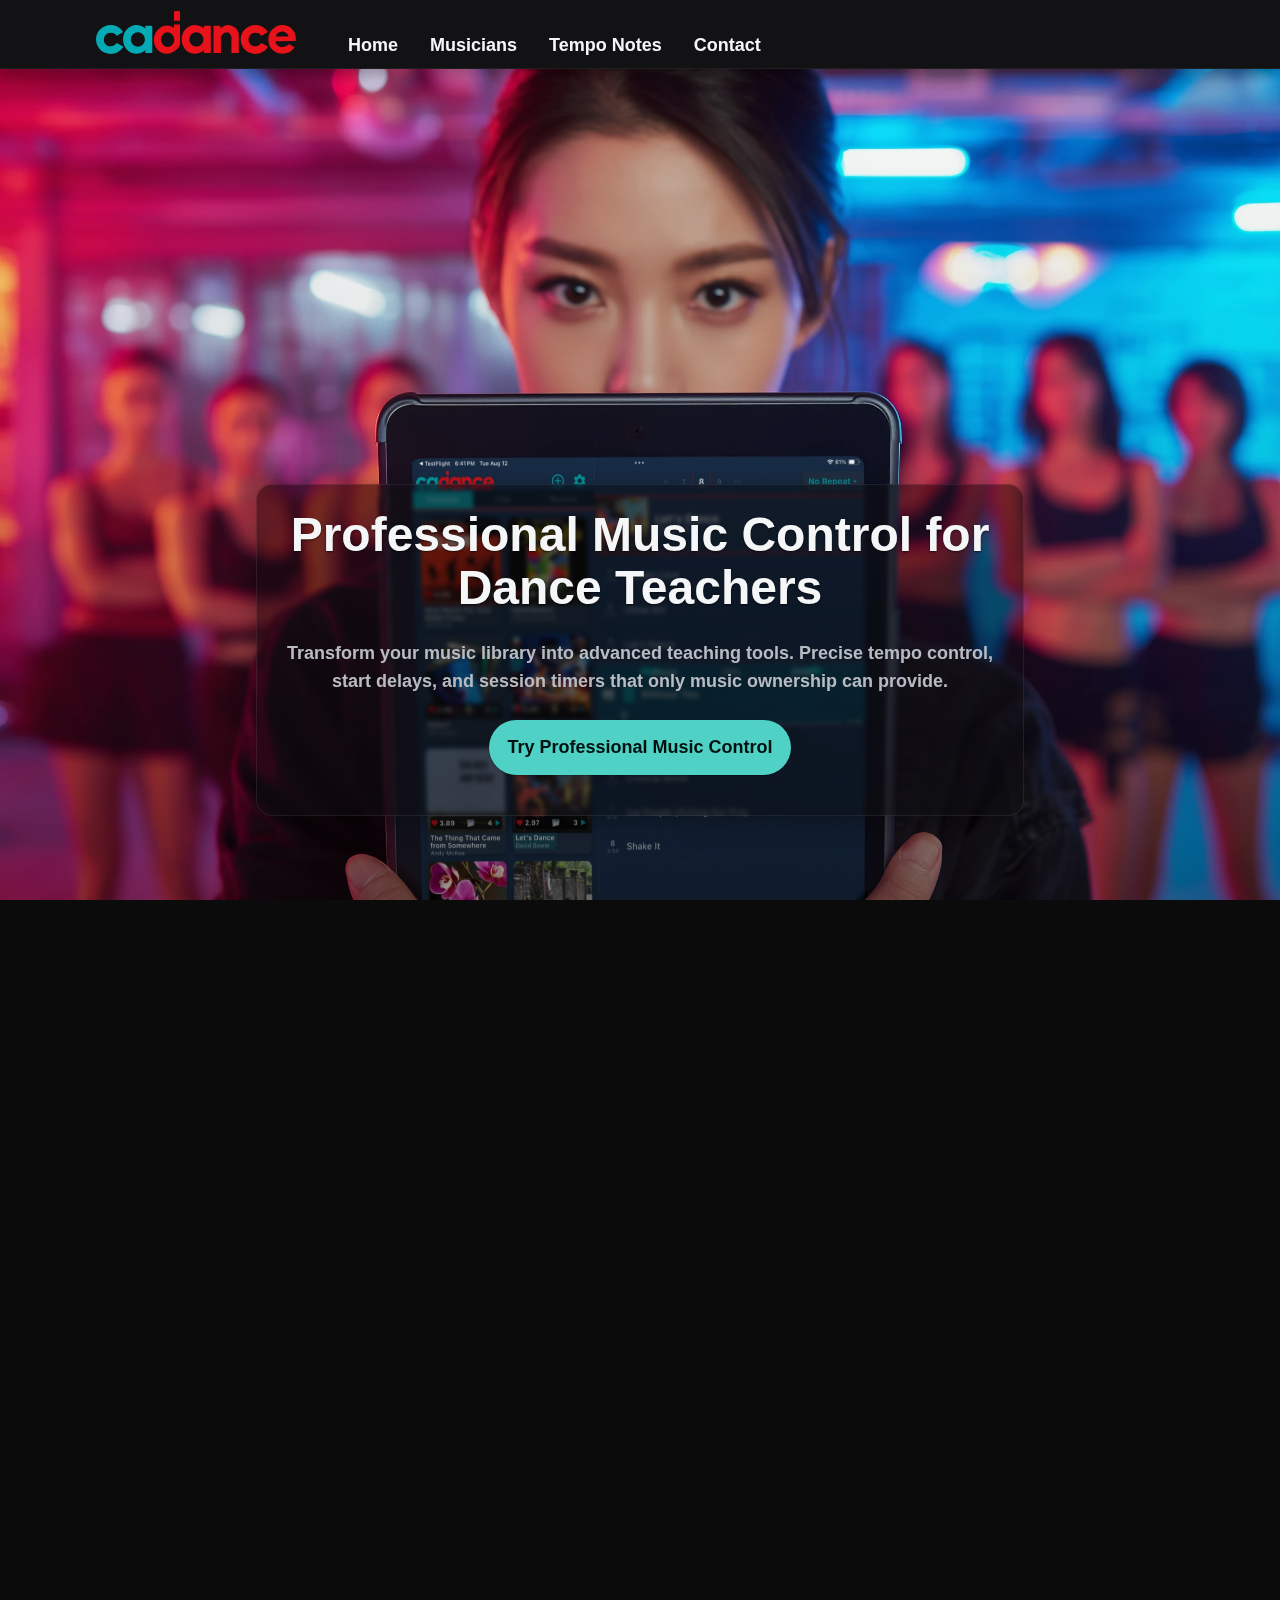
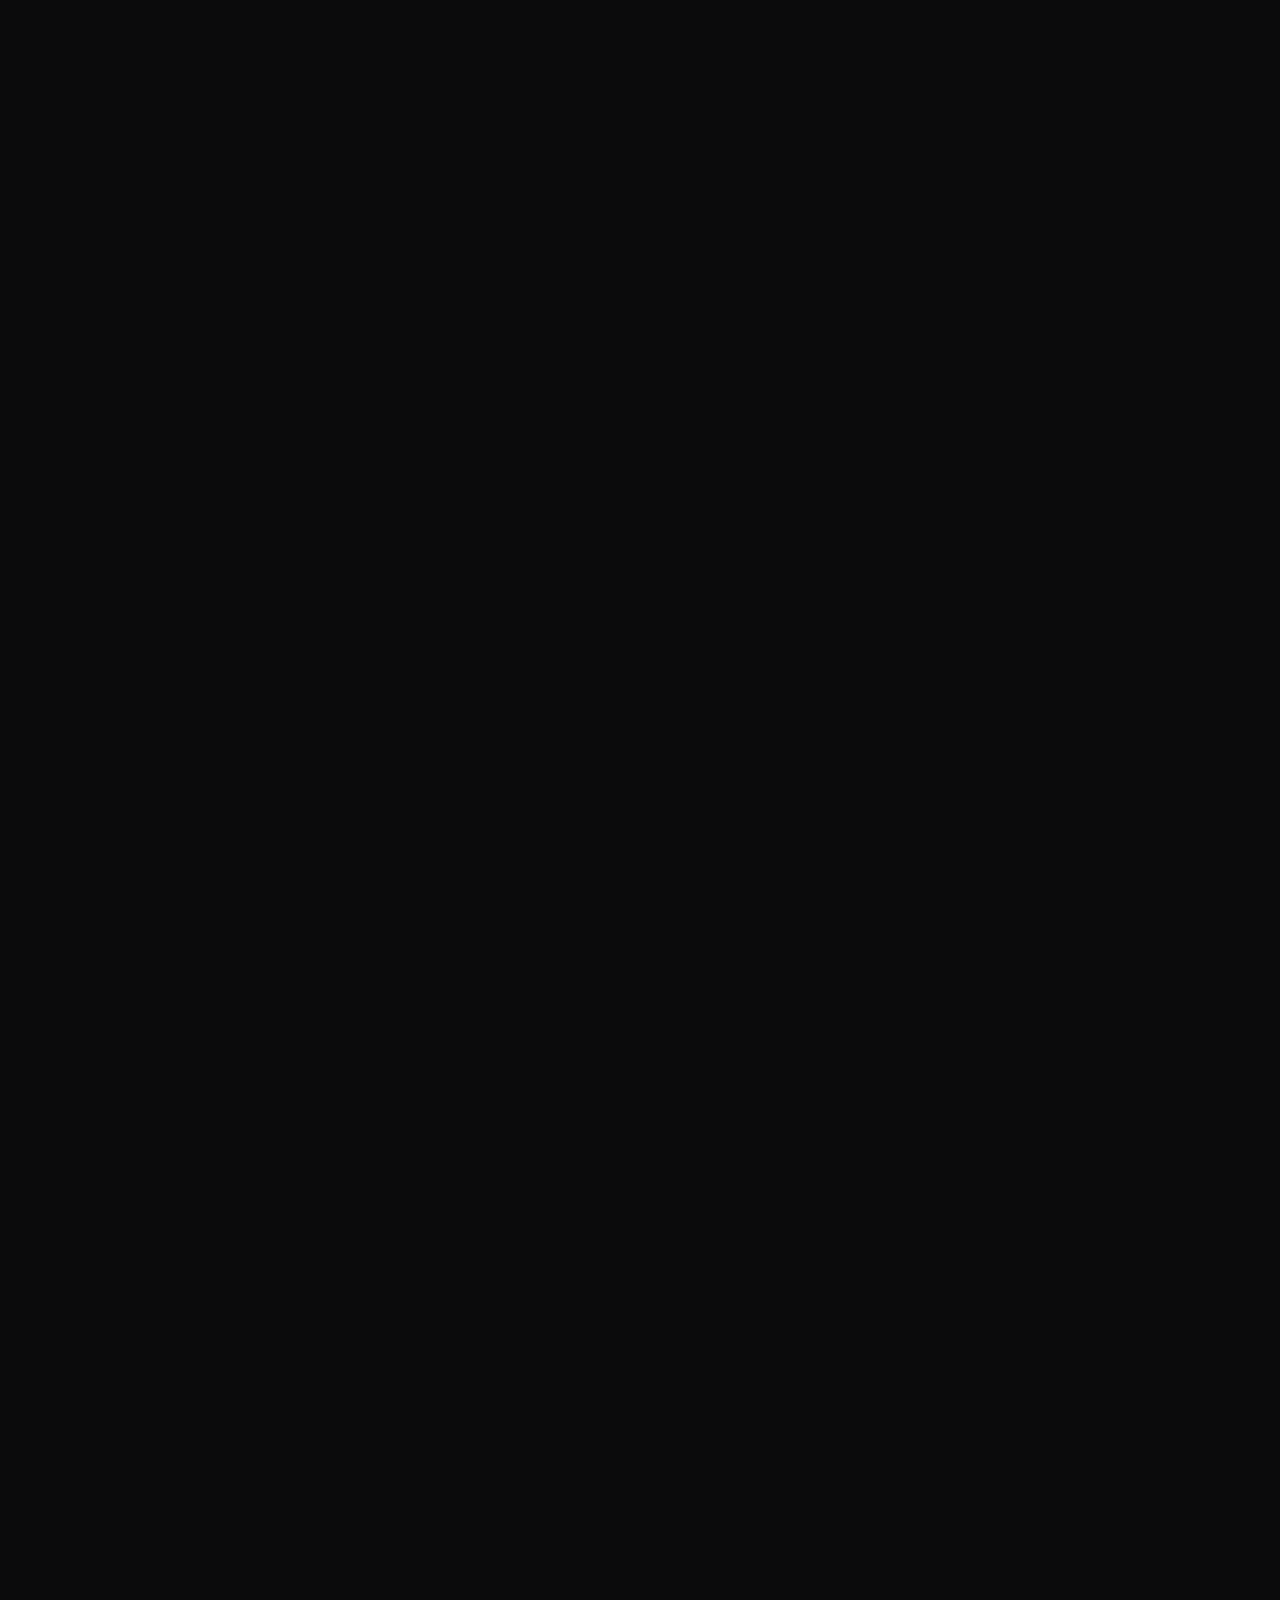
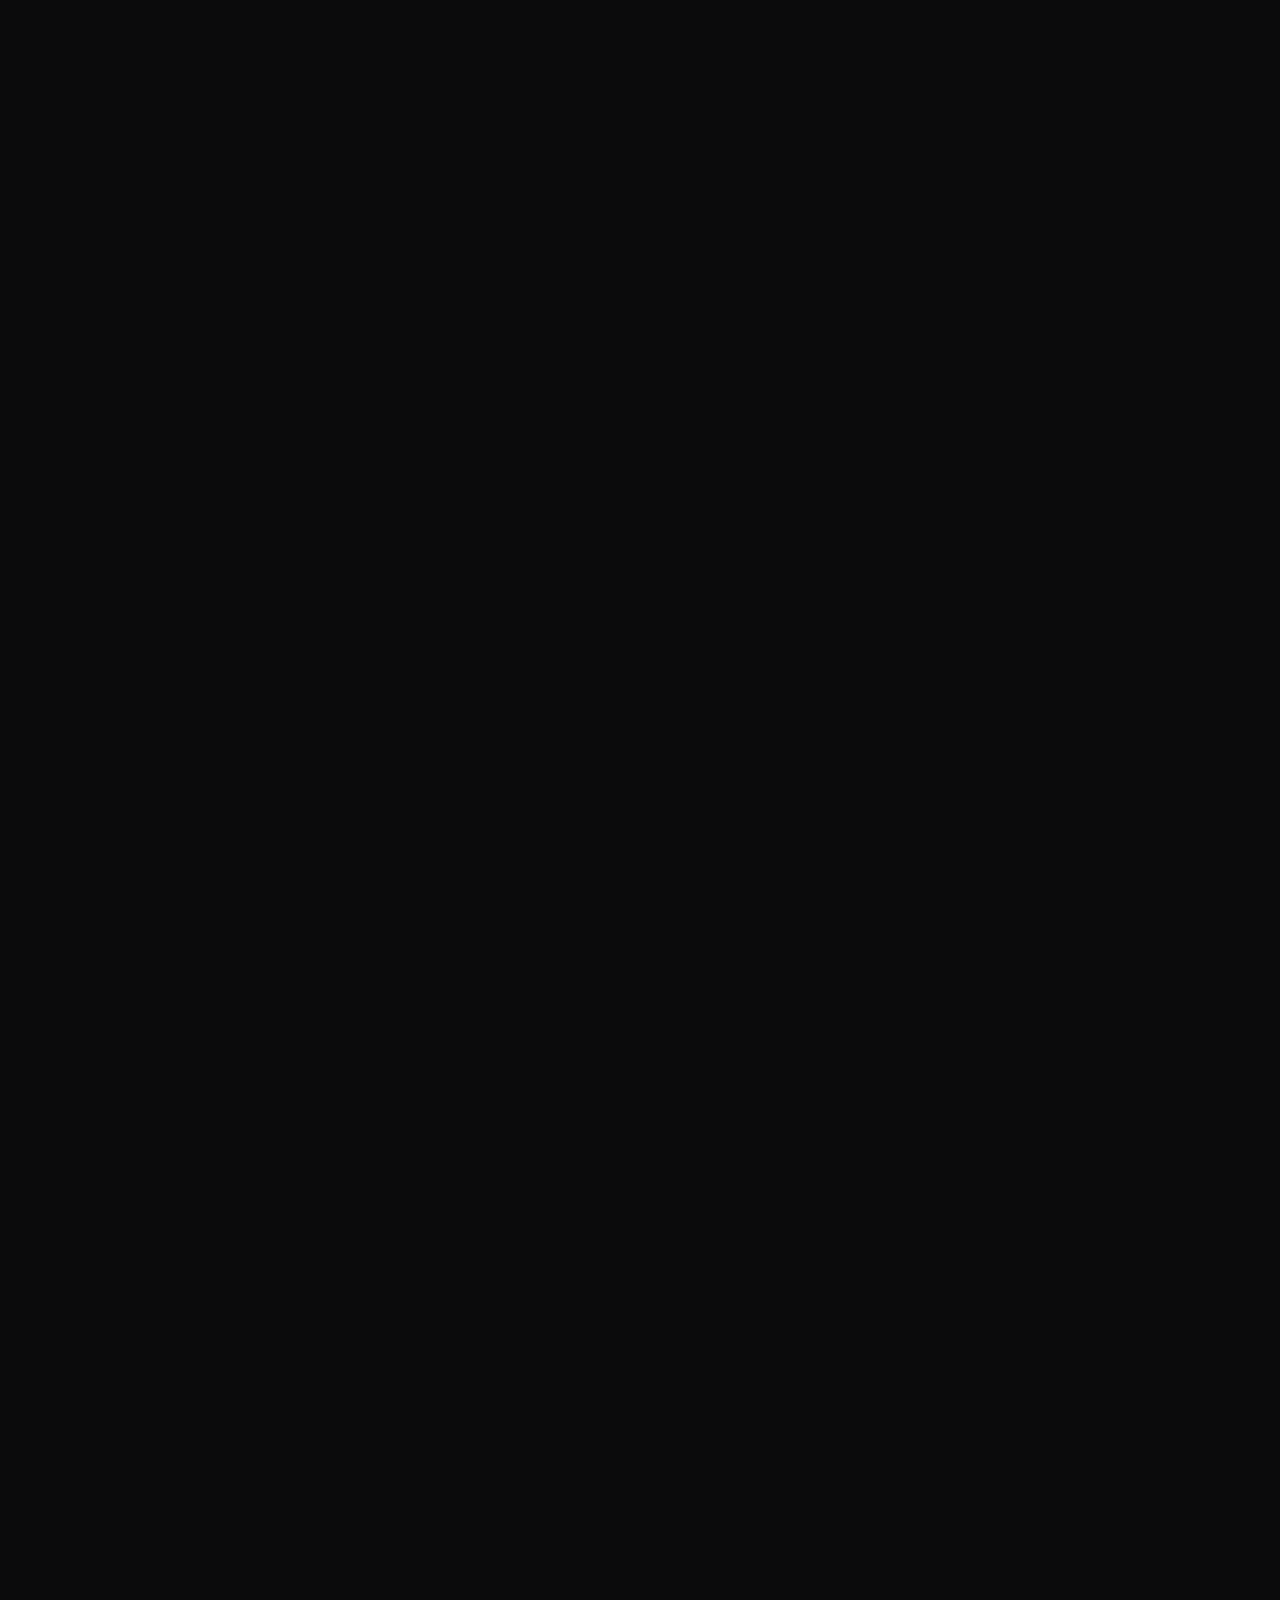
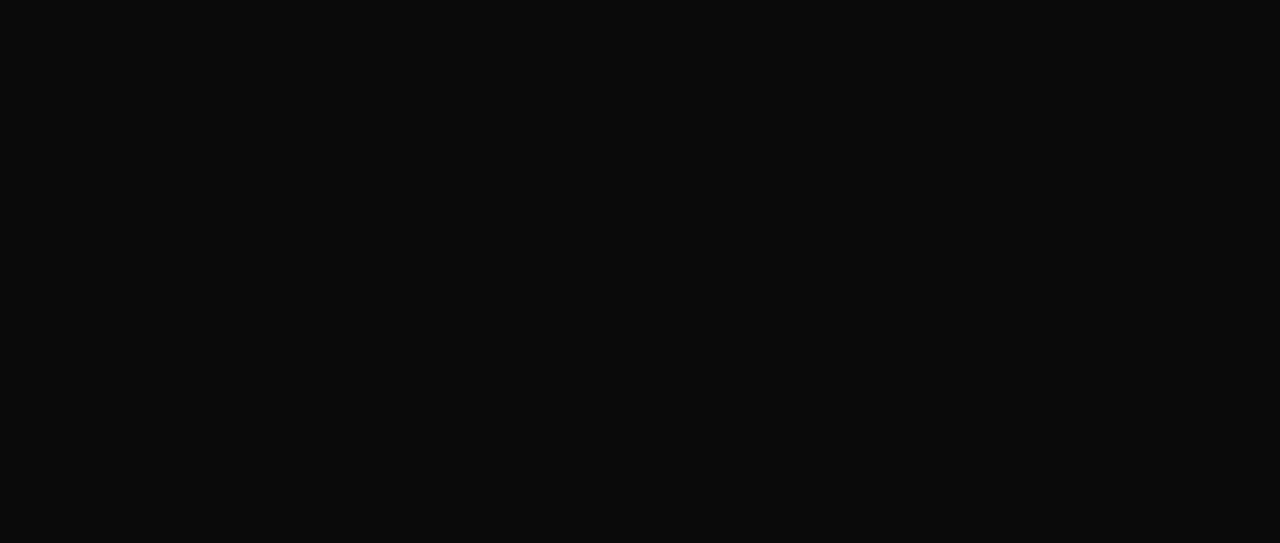
<file: index.html>
<!DOCTYPE html>
<html lang="en">
<head>
  <meta charset="utf-8">
  <meta name="viewport" content="width=device-width, initial-scale=1">
  <title>Cadance — Professional Music Player for Dance Teachers</title>
  <meta name="description" content="Professional music player requiring music ownership to unlock advanced teaching capabilities. Tempo control, start delays, session timers, offline reliability. Transform your music library into essential teaching tools.">
  <meta name="robots" content="index,follow">
  <meta name="color-scheme" content="dark light">
  <meta name="theme-color" content="#0B0B0C">
  <meta name="keywords" content="professional music player, dance teacher tools, music ownership benefits, tempo control app, professional audio control, dance class music player, teaching music tools, professional dance equipment, start delay timer, session timer, offline music control, dance instructor app, professional teaching tools, music library management, BarreNotes sequel">

  <!-- Open Graph -->
  <meta property="og:title" content="Cadance — Professional Music Player for Dance Teachers">
  <meta property="og:description" content="Professional music player requiring music ownership to unlock advanced teaching capabilities. Transform your music library into essential teaching tools.">
  <meta property="og:type" content="website">
  <meta property="og:image" content="https://cadance.music/og_home_1200x630.webp">

  <!-- Twitter -->
  <meta name="twitter:card" content="summary_large_image">
  <meta name="twitter:title" content="Cadance — Professional Music Player for Dance Teachers">
  <meta name="twitter:description" content="Professional music player requiring music ownership to unlock advanced teaching capabilities. Transform your music library into essential teaching tools.">
  <meta name="twitter:image" content="https://cadance.music/og_home_1200x630.webp">

  <!-- Favicons -->
  <link rel="icon" href="favicon-32x32.png" sizes="32x32">
  <link rel="icon" href="favicon-16x16.png" sizes="16x16">
  <link rel="apple-touch-icon" href="apple-touch-icon.png">
  <link rel="manifest" href="site.webmanifest">
  
  <link rel="stylesheet" href="styles.base.css">
  <link rel="stylesheet" href="styles.layout.css">
  <link rel="stylesheet" href="styles.components.css">
  <link rel="stylesheet" href="styles.parallax.css">
  <script type="module" src="script.js" defer></script>
</head>
<body>
  <a class="skip-link" href="#main">Skip to content</a>

  <header class="site-header">
    <div class="container">
      <div class="header-inner">
        <a class="brand" href="index.html" aria-label="Cadance home">
          <img src="cadance_word_d.svg" alt="Cadance" class="brand-wordmark" width="180" height="32">
        </a>
        <nav class="primary-nav" aria-label="Primary">
          <ul>
            <li><a href="index.html" aria-current="page">Home</a></li>
            <li><a href="publishers/">Musicians</a></li>
            <li><a href="tempo-notes.html">Tempo Notes</a></li>
            <li><a href="mailto:info.rondo@cadance.music">Contact</a></li>
          </ul>
        </nav>
      </div>
    </div>
  </header>

  <main id="main">
    <section id="hero" class="section-hero parallax-panel">
      <div class="parallax-bg" aria-hidden="true">
        <img src="cadance_hero_30_comp_40.webp" alt="" decoding="async" fetchpriority="high">
      </div>
      <div class="parallax-overlay" aria-hidden="true"></div>
      <div class="parallax-fg">
        <div class="container">
          <div class="hero-copy">
            <h1>Professional Music Control for Dance Teachers</h1>
            <p class="subhead">Transform your music library into advanced teaching tools. Precise tempo control, start delays, and session timers that only music ownership can provide.</p>
            <div class="actions">
              <a class="btn btn-primary" href="https://testflight.apple.com/join/SuapC2X5" target="_blank" rel="noopener">Try Professional Music Control</a>
            </div>
          </div>
        </div>
      </div>
    </section>

    <section id="legacy" class="section">
      <div class="container">
        <h2>From BarreNotes to Cadance: A Decade of Professional Music Tools</h2>
        <p>Since 2014, BarreNotes has been the professional standard for dance teachers worldwide. Teachers typically build libraries of 200+ albums as they discover how music ownership enables advanced instructional capabilities that streaming services simply cannot provide.</p>
        <p>Cadance is the major upgrade - same professional focus, enhanced with start delays, session timers, and improved library management. Your music library becomes professional equipment.</p>
      </div>
    </section>

    <section id="testimonials" class="section section-testimonials">
      <div class="container">
        <h2>What teachers say</h2>
        <div class="testimonials-grid">
          <!-- Testimonial 1: Verbatim blurb with modal for full text -->
          <figure class="testimonial-card">
            <div class="rating" aria-hidden="true">
              <span class="star">★</span>
              <span class="star">★</span>
              <span class="star">★</span>
              <span class="star">★</span>
              <span class="star">★</span>
            </div>
            <span class="visually-hidden">Rated 5 out of 5</span>
            <blockquote>
              <p>When you use a tool for over a decade and it's <a href="#t1">always there and reliable</a>, you sometimes take it for granted, that's what I did with BarreNotes. I've had it on every music device that I've used over the past 10+ years and it went with me to teach class, run rehearsals, provide enrichment classes and facilitate community social dances.</p>
            </blockquote>
            <!-- -->
            <figcaption>
              <cite>Anneliese</cite>
            </figcaption>
          </figure>

          <!-- Testimonial 2: Rosemary Robenn with modal -->
          <figure class="testimonial-card">
            <div class="rating" aria-hidden="true">
              <span class="star">★</span>
              <span class="star">★</span>
              <span class="star">★</span>
              <span class="star">★</span>
              <span class="star">★</span>
            </div>
            <span class="visually-hidden">Rated 5 out of 5</span>
            <blockquote>
              <p>Having an app like this is the next best thing to <a href="#t2">having a pianist</a> in your ballet class.</p>
            </blockquote>
            <!-- -->
            <figcaption>
              <cite>Rosemary Robenn</cite>
            </figcaption>
          </figure>

          <!-- Testimonial 3: Existing short stand‑in kept as is -->
          <figure class="testimonial-card">
            <div class="rating" aria-hidden="true">
              <span class="star">★</span>
              <span class="star">★</span>
              <span class="star">★</span>
              <span class="star">★</span>
              <span class="star">★</span>
            </div>
            <span class="visually-hidden">Rated 5 out of 5</span>
            <blockquote>
              <p>I've invested in over 200 albums since discovering BarreNotes. Every track becomes a professional tool with tempo control and looping. It's changed how I think about building my music library.</p>
            </blockquote>
            <figcaption>
              <cite>Sarah M.</cite><br>
              <span class="attribution-detail">Studio Owner</span>
            </figcaption>
          </figure>
        </div>

        <!-- CSS‑only modals via :target -->
        <div class="modal" id="t1" role="dialog" aria-modal="true" aria-labelledby="t1-title">
          <a href="#testimonials" class="modal-backdrop" aria-hidden="true"></a>
          <div class="modal-dialog">
            <h3 id="t1-title" class="testimonial-title">always there and reliable</h3>
            <div class="rating" aria-hidden="true" aria-label="5 out of 5 stars">
              <span class="star">★</span><span class="star">★</span><span class="star">★</span><span class="star">★</span><span class="star">★</span>
            </div>
            <blockquote>
              <p>When you use a tool for over a decade and it's always there and reliable, you sometimes take it for granted, that's what I did with BarreNotes.</p>
              <p>I've had it on every music device that I've used over the past 10+ years and it went with me to teach class, run rehearsals, provide enrichment classes and facilitate community social dances.</p>
              <p>Always simple to use, never bloated with extras that just complicated things or ads.</p>
              <p>When my phone died and I needed to get a new device, the first thing I wanted to add was BarreNotes, but it wasn't there.</p>
              <p>For the past year I've been trying alternatives to fill the gap and got so frustrated with other players that would be harder to navigate making teaching classes less smooth or rehearsals not as time efficient.</p>
              <p>Some would cut off the introductions of class tracks, others had no speed controls, many didn't have a clock displaying the actual time in the app, all little things that are really important to movement professionals trying to use it as an efficient tool.</p>
              <p>I was so thrilled to find Cadance and in my time testing it have found it to have all of the pieces of their previous app that I've come to rely on in the studio as well as some new features that are proving to be really handy.</p>
              <footer><cite>Anneliese</cite><br><span class="attribution-detail">abcfordance.com</span></footer>
            </blockquote>
            <div class="modal-actions">
              <a class="btn btn-primary" href="#testimonials" aria-label="Close full testimonial">Close</a>
            </div>
          </div>
        </div>

        <div class="modal" id="t2" role="dialog" aria-modal="true" aria-labelledby="t2-title">
          <a href="#testimonials" class="modal-backdrop" aria-hidden="true"></a>
          <div class="modal-dialog">
            <h3 id="t2-title" class="testimonial-title">having a pianist</h3>
            <div class="rating" aria-hidden="true" aria-label="5 out of 5 stars">
              <span class="star">★</span><span class="star">★</span><span class="star">★</span><span class="star">★</span><span class="star">★</span>
            </div>
            <blockquote>
              <p>Having an app like this is the next best thing to having a pianist in your ballet class. I have used BarreNotes since it's inception and have found it invaluable. And now we have the new, improved version, Cadance. I have been teaching for decades, since the days of cassettes (and even reel to reel!). So much class time was wasted with rewinding, tangled tapes etc. Half the time giving up because it just wasted too much time to find the track you needed. This app makes such a difference. No time wasted trying to find a particular track and of course being able to adjust the speed of the music is something I could only dream of in those days. The app is so simple and intuitive to use; no great technological knowledge required. And I think this is because it is designed by a dancer who knows what dance teachers need. Cadance gives us time to focus on what is important, the dancing and the music. I will be eternally grateful for this app.</p>
              <footer><cite>Rosemary Robenn</cite><br><span class="attribution-detail">Adult Ballet Teacher</span></footer>
            </blockquote>
            <div class="modal-actions">
              <a class="btn btn-primary" href="#testimonials" aria-label="Close full testimonial">Close</a>
            </div>
          </div>
        </div>

      </div>
    </section>

    <section id="features" class="section">
      <div class="container">
        <h2>Professional Capabilities That Transform Your Music Library</h2>
        <div class="features-grid">
          <div class="feature-card"><h3>Professional Tempo Control</h3><p>Precise 60-200% tempo adjustment without pitch distortion. Perfect any track for different skill levels.</p></div>
          <div class="feature-card"><h3>Smart Start Delays</h3><p>Set custom delays to get in position before music begins. Professional preparation time built in.</p></div>
          <div class="feature-card"><h3>Session Time Management</h3><p>Visible class timer and session countdown. Stay aware of time without breaking focus.</p></div>
          <div class="feature-card"><h3>Offline Reliability</h3><p>Your music library works everywhere. No connectivity issues, no interruptions, complete professional control.</p></div>
          <div class="feature-card"><h3>Seamless Looping</h3><p>Perfect repeats for combinations and practice. Professional-grade audio processing maintains quality.</p></div>
          <div class="feature-card"><h3>Instant Access</h3><p>One-tap access to organized sets. Spend time teaching, not hunting for tracks.</p></div>
        </div>
      </div>
    </section>

    <section id="music-ownership" class="section">
      <div class="container">
        <h2>Why Professional Teachers Choose Music Ownership</h2>
        <div class="features-grid">
          <div class="feature-card">
            <h3>Professional Control</h3>
            <p>Streaming services can't provide the tempo control and offline access professional teaching requires. Your owned music becomes versatile teaching equipment.</p>
          </div>
          <div class="feature-card">
            <h3>Investment Mindset</h3>
            <p>Your music library is professional equipment, like your sound system or mirrors. Each track becomes a tool that serves your teaching for years.</p>
          </div>
          <div class="feature-card">
            <h3>Enhanced Value</h3>
            <p>Every track transforms into a versatile teaching tool with tempo control, looping, and start delays. Streaming can't unlock this potential.</p>
          </div>
          <div class="feature-card">
            <h3>Complete Reliability</h3>
            <p>No ads, no connectivity issues, no platform changes affecting your classes. Professional consistency you can depend on.</p>
          </div>
        </div>
      </div>
    </section>
    
    <section id="dance-styles" class="section">
      <div class="container">
        <details class="folds-top">
          <summary class="h2-like">Professional Teaching Across All Dance Styles</summary>
          <p>Every genre benefits when teachers can control tempo, loop sections, and access tracks offline.</p>

          <div class="folds">
            <details>
              <summary>Ballet</summary>
              <p>Classical to contemporary ballet training and repertoire.</p>
            </details>

            <details>
              <summary>Jazz</summary>
              <p>Classic, contemporary, and commercial jazz for class and stage.</p>
            </details>

            <details>
              <summary>Tap</summary>
              <p>Broadway and rhythm tap for technique and combinations.</p>
            </details>

            <details>
              <summary>Hip Hop & Street</summary>
              <p>Old/new school, breaking, popping, locking, house, and more.</p>
            </details>

            <details>
              <summary>Broadway / Musical Theatre</summary>
              <p>Golden age to contemporary theatre choreography.</p>
            </details>

            <details>
              <summary>Ballroom & Latin</summary>
              <p>Standard, Latin, social, and club styles.</p>
            </details>

            <details>
              <summary>Contemporary / Modern</summary>
              <p>Contemporary and modern techniques, including floorwork.</p>
            </details>

            <details>
              <summary>World & Cultural</summary>
              <p>Cultural and regional forms for study and performance.</p>
            </details>

            <details>
              <summary>Additional</summary>
              <p>Heels, commercial, acro, drill/precision, cheer, dance team.</p>
            </details>
          </div>

        </details>
      </div>
    </section>

    <section class="parallax-panel parallax-panel--interlude" aria-labelledby="home-interlude-1">
      <div class="parallax-bg" aria-hidden="true">
        <img src="cadance_hero_13_comp_40.webp" alt="" loading="lazy" decoding="async">
      </div>
      <div class="parallax-overlay" aria-hidden="true"></div>
      <div class="parallax-fg">
        <div class="container">
          <h2 id="home-interlude-1">Professional Audio Control</h2>
          <p class="subhead">Transform any track into the perfect teaching tool with precision tempo control and seamless looping.</p>
        </div>
      </div>
    </section>

    <section id="personas" class="section">
      <div class="container">
        <h2>Professional Teachers Choose Cadance</h2>
        <p class="subhead">Click the boxes that describe your professional needs</p>
        <ul class="personas-grid">
          <li>Studio staff member</li>
          <li>Company instructor</li>
          <li>Freelancer</li>
          <li>Choreographer</li>
          <li>Competition team</li>
          <li>Online instructor</li>
          <li>Rehearsal director</li>
          <li>Wedding / first dance tutor</li>
          <li>Ballroom / social dance</li>
          <li>Professional</li>
          <li>Pre-pro dancer</li>
          <li>Dance team / squad</li>
          <li>Cheer</li>
          <li>Ice skater / dancer</li>
          <li>Gymnast / Rhythmic</li>
          <li>Precision team</li>
          <li>Fitness instructor</li>
          <li>Rehab specialist</li>
          <li>Student</li>
          <li>Recreational dancer</li>
          <li>Adult dancer</li>
          <li>Invest in professional tools</li>
          <li>Build curated music libraries</li>
          <li>Want instant tempo access</li>
          <li>Need start delays for positioning</li>
          <li>Track session time remaining</li>
          <li>Keep students engaged and warm</li>
          <li>Love seamless auto repeats</li>
          <li>Perfect looping for practice</li>
          <li>Value uninterrupted audio</li>
          <li>Quick access to favorites</li>
          <li>One-tap track playback</li>
          <li>Premium sound quality</li>
          <li>Professional-grade control</li>
        </ul>
        <div class="actions">
          <a class="btn btn-primary" id="needs-cta" href="mailto:info.rondo@cadance.music?subject=Cadance%20%E2%80%94%20What%20I%20need&body=One%20more%20thing%20I%20would%20love%3A%0D%0A">Tell Cadance what I need</a>
          <a class="btn" href="https://testflight.apple.com/join/SuapC2X5" target="_blank" rel="noopener">Try Professional Music Control</a>
        </div>
      </div>
    </section>

    <section class="parallax-panel parallax-panel--interlude" aria-labelledby="home-interlude-2">
      <div class="parallax-bg" aria-hidden="true">
        <img src="cadance_hero_15_comp_40.webp" alt="" loading="lazy" decoding="async">
      </div>
      <div class="parallax-overlay" aria-hidden="true"></div>
      <div class="parallax-fg">
        <div class="container">
          <h2 id="home-interlude-2">Built for Professional Teaching</h2>
          <div class="actions">
            <a class="btn btn-primary" href="https://testflight.apple.com/join/SuapC2X5" target="_blank" rel="noopener">Try Professional Music Control</a>
          </div>
          <p class="subhead">Start delays, session timers, and tempo control that streaming can't provide. Professional capabilities for serious educators.</p>
        </div>
      </div>
    </section>

    <!-- White Label teaser removed -->

  </main>

  <footer class="site-footer">
    <div class="container footer-inner">
      <div class="footer-right">
        <nav aria-label="Footer">
          <a href="index.html" aria-current="page">Home</a>
          <a href="publishers/">Musicians</a>
          <a href="tempo-notes.html">Tempo Notes</a>
          <a href="faq.html">FAQ</a>
          <a href="privacy.html">Privacy</a>
        </nav>
      </div>
      <div class="footer-left"><small>© 2025 Cadance Music</small></div>
    </div>
  </footer>
</body>
</html>
</file>
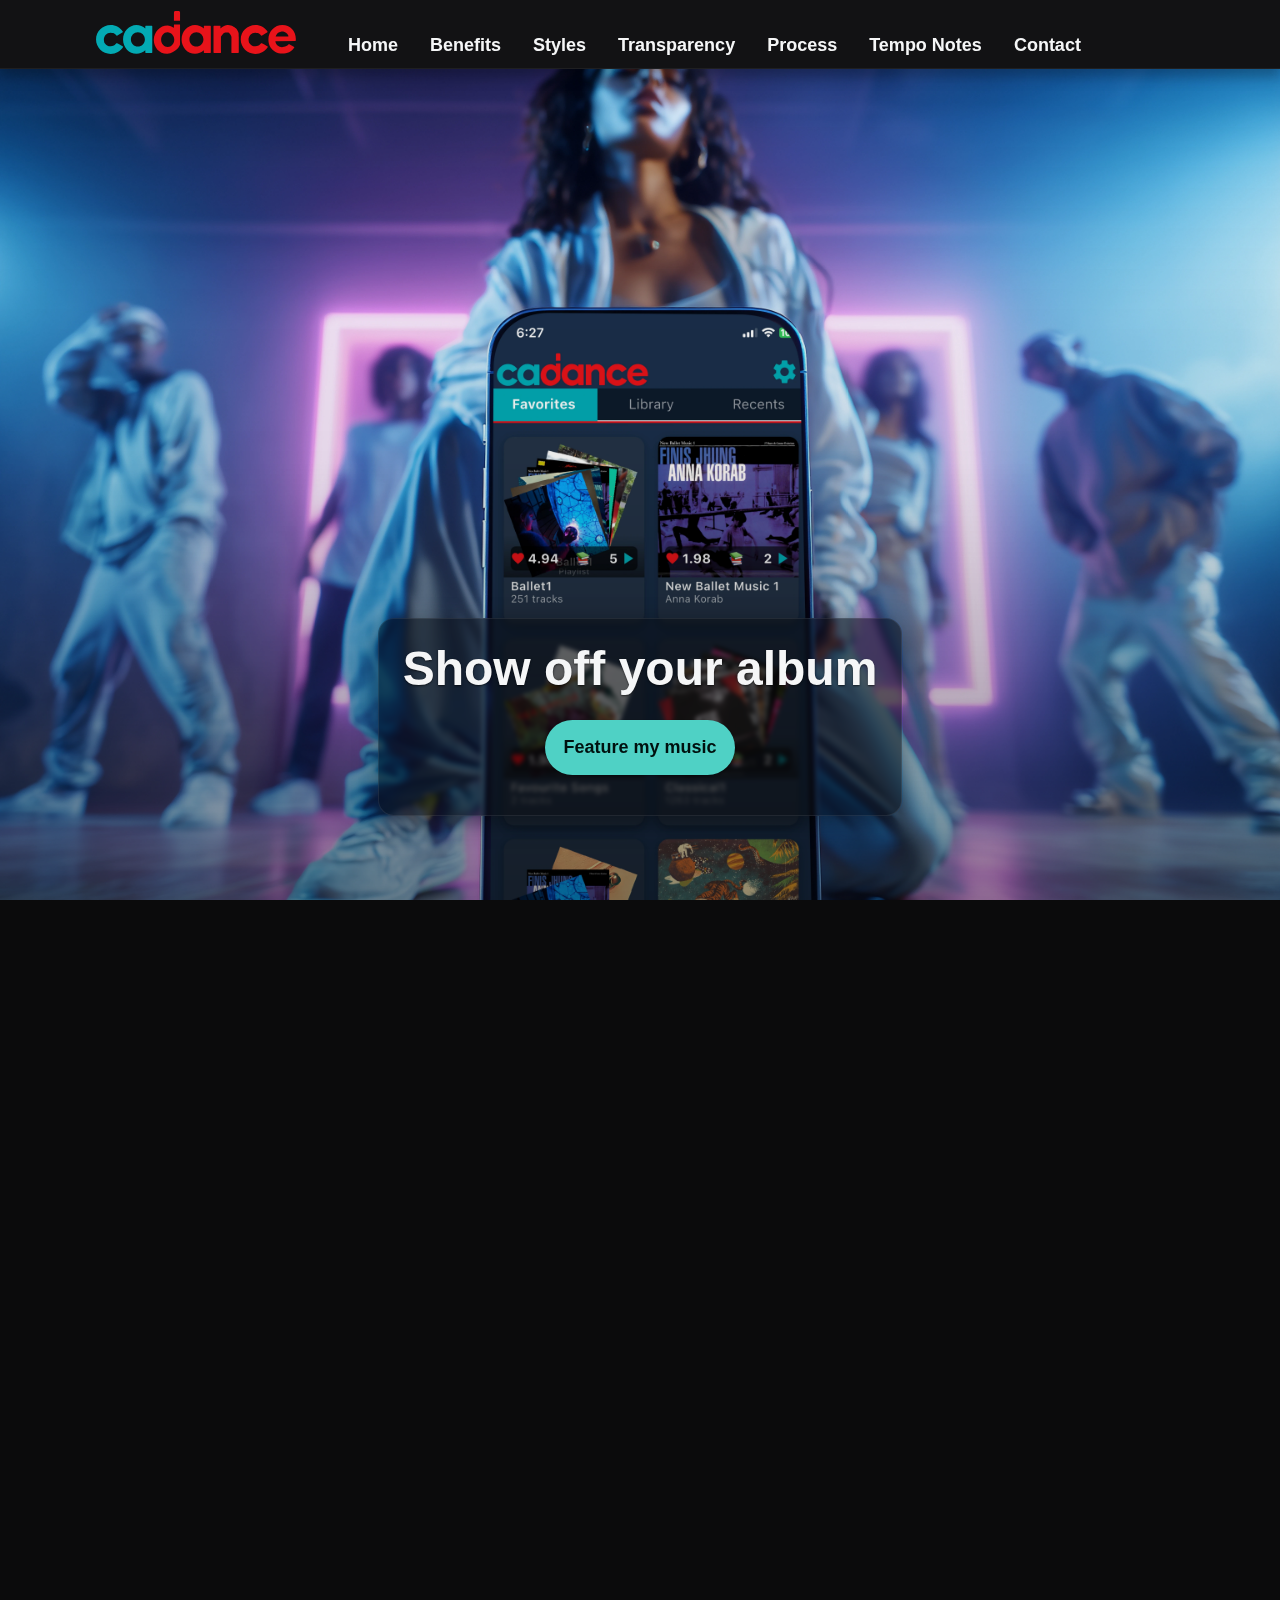
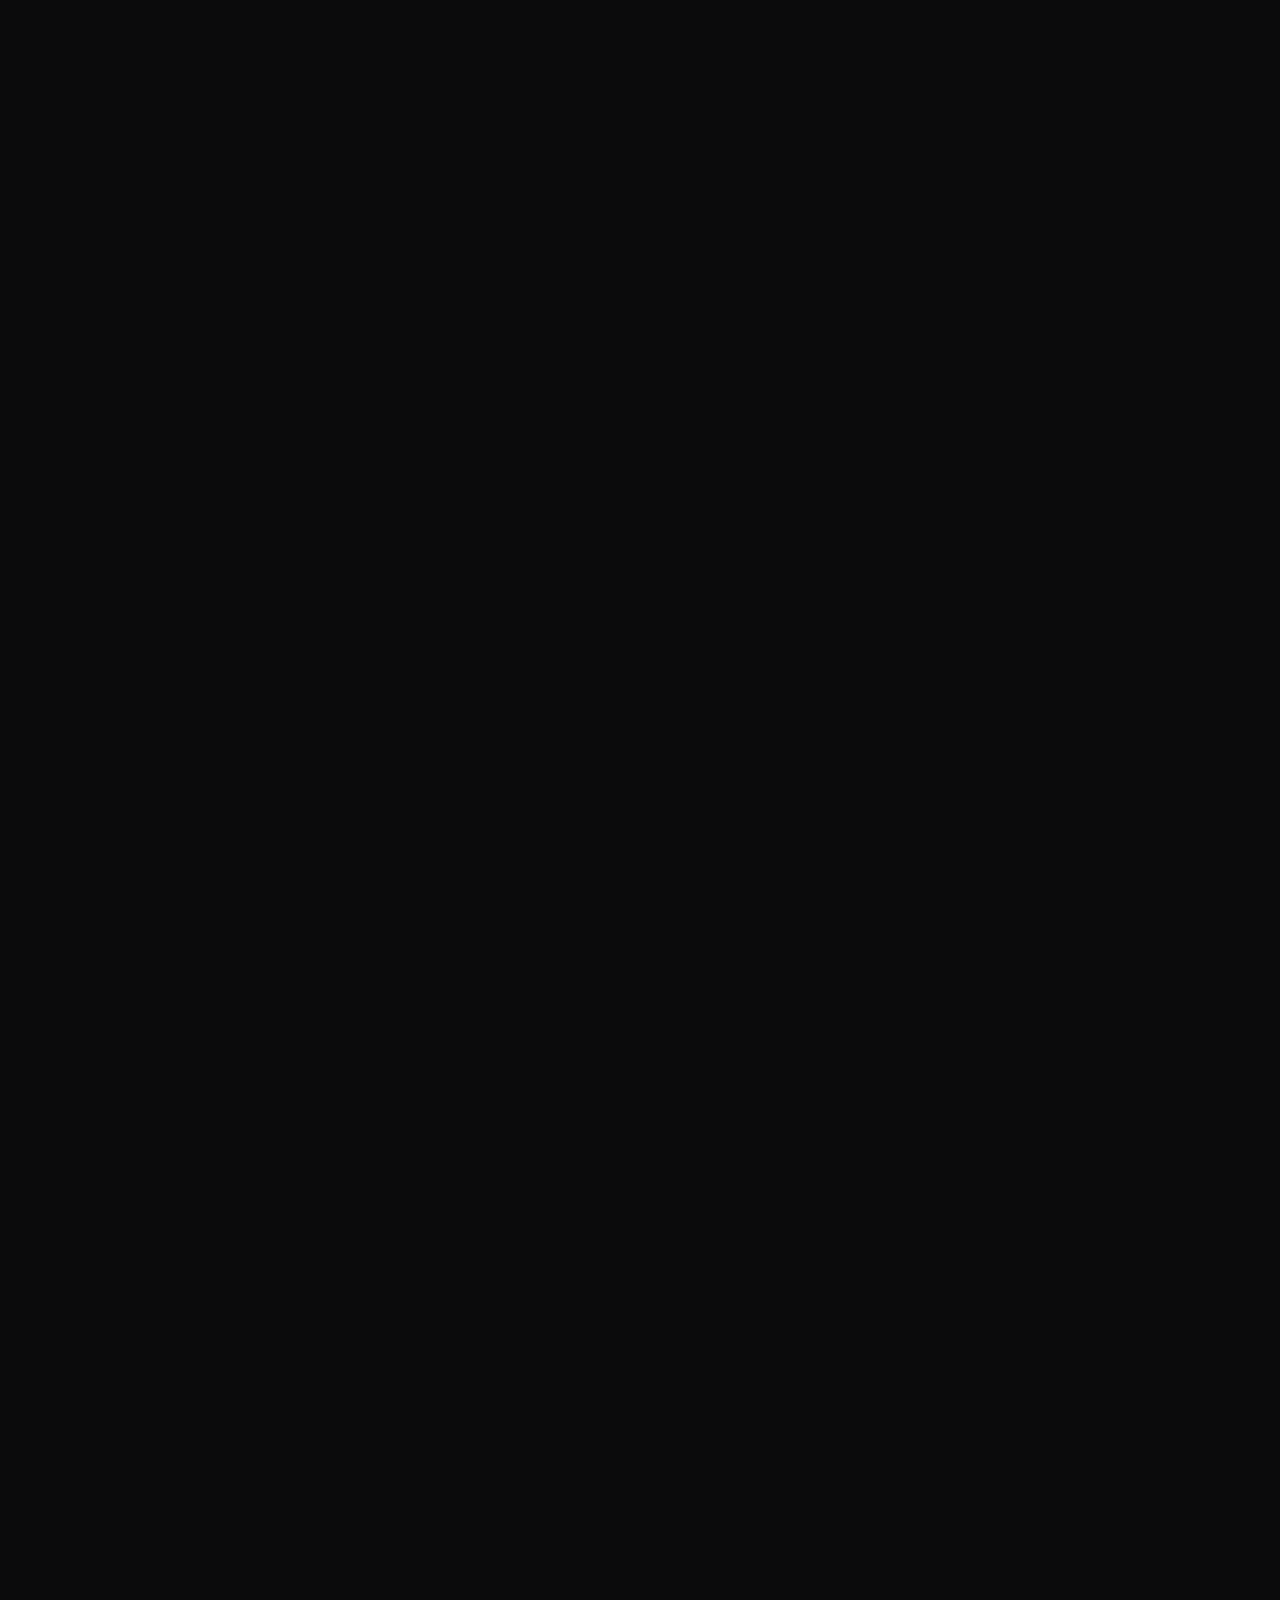
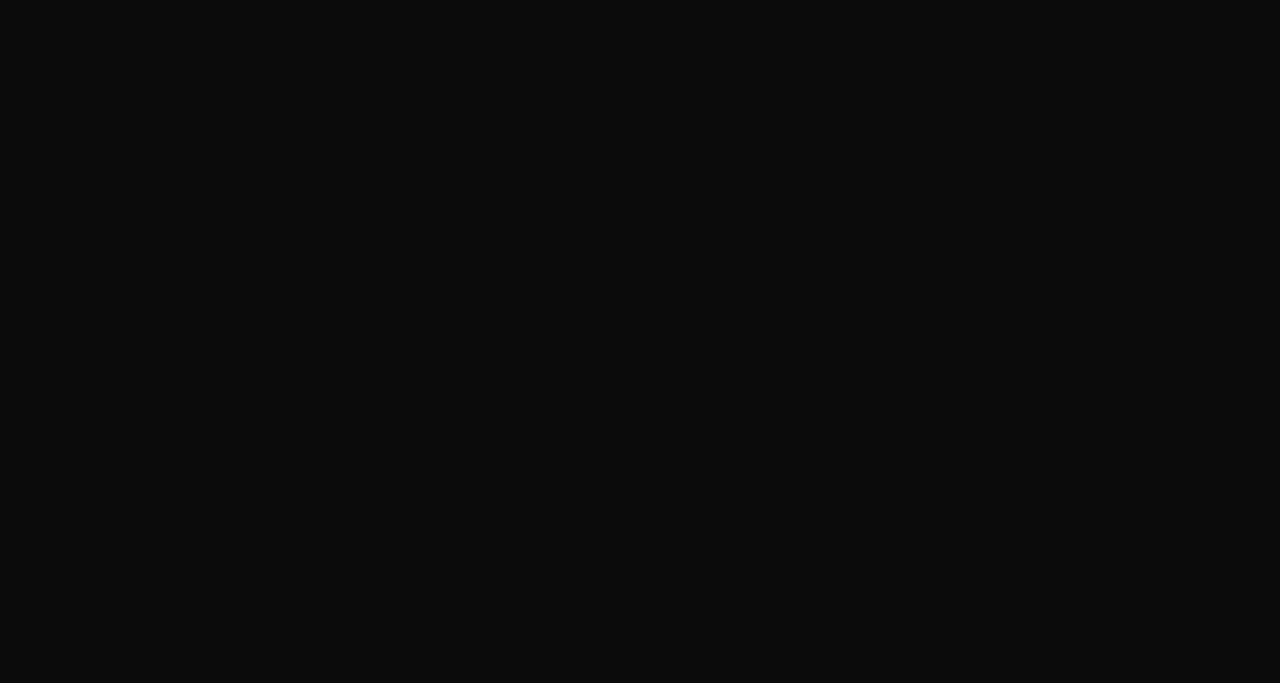
<file: publishers/index.html>
<!DOCTYPE html>
<html lang="en">
<head>
  <meta charset="utf-8">
  <meta name="viewport" content="width=device-width, initial-scale=1">
  <title>Feature your album in Cadance — Product photography and store listings</title>
  <meta name="description" content="Feature your album in Cadance product photography and App Store/Google Play listings. Reach dance educators with prominent, properly credited placement. Transparent, controlled, revocable.">
  <meta name="robots" content="index,follow">
  <meta name="color-scheme" content="dark light">
  <meta name="theme-color" content="#0B0B0C">

  <!-- Open Graph -->
  <meta property="og:title" content="Feature your album in Cadance">
  <meta property="og:description" content="Feature your album in Cadance product photography and App Store/Google Play listings with prominent, properly credited placement. Transparent, controlled, revocable.">
  <meta property="og:type" content="website">
  <meta property="og:image" content="../iPhoneLockScreen.png">

  <!-- Twitter -->
  <meta name="twitter:card" content="summary_large_image">
  <meta name="twitter:title" content="Feature your album in Cadance">
  <meta name="twitter:description" content="Feature your album in Cadance product photography and App Store/Google Play listings with prominent, properly credited placement. Transparent, controlled, revocable.">
  <meta name="twitter:image" content="../iPhoneLockScreen.png">

  <!-- Favicons -->
  <link rel="icon" href="../cadance_Icon.png" sizes="32x32">
  
  <link rel="stylesheet" href="../styles.base.css">
  <link rel="stylesheet" href="../styles.layout.css">
  <link rel="stylesheet" href="../styles.components.css">
  <link rel="stylesheet" href="../styles.parallax.css">
  <script type="module" src="../script.js" defer></script>
</head>
<body>
  <a class="skip-link" href="#main">Skip to content</a>

  <header class="site-header">
    <div class="container">
      <div class="header-inner">
        <a class="brand" href="../index.html#hero" aria-label="Cadance home">
          <img src="../cadance_word_d.svg" alt="Cadance" class="brand-wordmark" width="180" height="32">
        </a>
        <nav class="primary-nav" aria-label="Primary">
          <ul>
            <li><a href="../index.html#hero">Home</a></li>
            <li><a href="#benefits">Benefits</a></li>
            <li><a href="#styles">Styles</a></li>
            <li><a href="#transparency">Transparency</a></li>
            <li><a href="#process">Process</a></li>
            <li><a href="../tempo-notes.html">Tempo Notes</a></li>
            <li><a href="#contact">Contact</a></li>
          </ul>
        </nav>
      </div>
    </div>
  </header>

  <main id="main">
    <section id="hero" class="section-hero parallax-panel">
      <div class="parallax-bg" aria-hidden="true">
        <img src="../cadance_hero_23_comp.webp" alt="" decoding="async" fetchpriority="high">
      </div>
      <div class="parallax-overlay" aria-hidden="true"></div>
      <div class="parallax-fg">
        <div class="container">
          <div class="hero-copy">
            <h1>Show off your album</h1>
            <div class="actions">
              <a class="btn btn-primary" href="mailto:info.rondo@cadance.music?subject=Feature%20my%20album%20in%20Cadance">Feature my music</a>
            </div>
          </div>
        </div>
      </div>
    </section>

    <section id="legacy" class="section">
      <div class="container">
        <h2>Spotlight your album</h2>
        <p>Put our spotlight on your album covers and dance‑ready tracks. Be featured in our product photography and app store listings. Prominent placement. Proper credit. Used by dance educators worldwide.</p>
      </div>
    </section>

    <section id="benefits" class="section">
      <div class="container">
        <h2>Why partner with Cadance</h2>
        <ul class="benefits-list">
          <li>Increase exposure to a global community of dance instructors.</li>
          <li>Prominent placement in product photography and promotional screenshots.</li>
          <li>Controlled usage: artwork appears only in store listings and Cadance-owned promotional materials.</li>
          <li>Proper credit per your guidelines.</li>
          <li>No modifications to your art; no implication of endorsement.</li>
          <li>Easy, revocable permission letter; we maintain records.</li>
        </ul>
      </div>
    </section>

    <section id="legacy" class="section">
      <div class="container">
        <h2>Cadance? Born from the BarreNotes legacy</h2>
        <p>BarreNotes, launched in 2014, is loved by Dance Teachers globally as the only Professional Music Player for Dance Teachers. Cadance is a major upgrade and full replacement for BarreNotes, by the same people.</p>
      </div>
    </section>

    <section id="styles" class="section">
      <div class="container">
        <details class="folds-top">
          <summary class="h2-like">Music we will spotlight</summary>
          <p>Cadance showcases music across categories that support dance at all levels and disciplines.</p>

          <div class="folds">
            <details>
              <summary>Classical & Orchestral</summary>
              <p>Solo piano, chamber, full orchestra, ballet repertoire</p>
            </details>

            <details>
              <summary>Jazz</summary>
              <p>Straight‑ahead, contemporary, big band, swing</p>
            </details>

            <details>
              <summary>Hip Hop & R&B</summary>
              <p>Old school to modern, lo‑fi, soulful, instrumental edits</p>
            </details>

            <details>
              <summary>Pop & Contemporary</summary>
              <p>Radio, indie pop, ballads, acoustic arrangements</p>
            </details>

            <details>
              <summary>Electronic</summary>
              <p>House, techno, breaks, drum & bass, ambient electronica</p>
            </details>

            <details>
              <summary>Latin & Afro‑Latin</summary>
              <p>Salsa, bachata, samba, bossa nova, reggaeton</p>
            </details>

            <details>
              <summary>World & Cultural Traditions</summary>
              <p>Folk and regional forms supporting cultural dance studies</p>
            </details>

            <details>
              <summary>Musical Theatre & Show Tunes</summary>
              <p>Golden age to contemporary productions</p>
            </details>

            <details>
              <summary>Ballroom & Social Dance Music</summary>
              <p>Waltz, tango, foxtrot, quickstep; cha‑cha, rumba, jive, etc.</p>
            </details>

            <details>
              <summary>Ambient, Instrumental & Percussion</summary>
              <p>Atmospheric beds, metered percussion, drills</p>
            </details>
          </div>

          <p>If your genre isn’t listed, we’re happy to include it—please email info.rondo@cadance.music.</p>
        </details>
      </div>
    </section>

    <section id="transparency" class="section">
      <div class="container">
        <h2>Transparency first</h2>
        <p>Written permission is required before any artwork is displayed.</p>
        <p>Scope: product photography and promotional screenshots for Apple App Store and Google Play listings, Cadance-owned web properties, and press kits.</p>
        <p>Regions: we do not define distribution regions; please indicate any regional restrictions you require in your permission letter and we will comply.</p>
        <p>No resale, no licensing of the artwork to third parties, and no use within the in-app player UI without separate permission.</p>
        <p>Revocation: permissions can be revoked; we will remove affected assets promptly.</p>
      </div>
    </section>

    <section id="process" class="section">
      <div class="container">
        <h2>How it works</h2>
        <ol class="steps">
          <li>Email us the titles and artists you want featured, with full contact details.</li>
          <li>We send a short permission letter specifying scope and term; you may indicate any regional restrictions.</li>
          <li>You approve by return email; we store the record.</li>
          <li>Send preferred source artwork and credit guidelines.</li>
          <li>Optional: Share a zip of the album (WAV/AIFF/MP3) so we can stage screenshots on development devices.</li>
        </ol>
      </div>
    </section>

    <section class="parallax-panel parallax-panel--interlude" aria-labelledby="pub-interlude-1">
      <div class="parallax-bg" aria-hidden="true">
        <img src="../cadance_hero_18_comp.webp" alt="" loading="lazy" decoding="async">
      </div>
      <div class="parallax-overlay" aria-hidden="true"></div>
      <div class="parallax-fg">
        <div class="container">
          <h2 id="pub-interlude-1">Prominent, properly credited</h2>
          <p class="subhead">Transparent scope and revocable permissions keep control in your hands.</p>
        </div>
      </div>
    </section>

    <section id="contact" class="section">
      <div class="container">
        <h2>Start showcasing your album</h2>
        <div class="actions">
          <a class="btn btn-primary" href="mailto:info.rondo@cadance.music?subject=Spotlight%20my%20album%20in%20Cadance">Spotlight my music</a>
        </div>
        <p>Do you need a specific credit line or usage note? Include it in your email.</p>
        <p class="caveat">Caveat: We don't have permission to feature any of the albums shown on the example screenshots above. They are real world examples of what you might see when the product is released to the stores. Apologies to the IP holders and please contact us if you need a modification.</p>
      </div>
</section>
  </main>

  <footer class="site-footer">
    <div class="container footer-inner">
      <div class="footer-left"><small>© 2025 Cadance Music</small></div>
    </div>
  </footer>
</body>
</html>
</file>
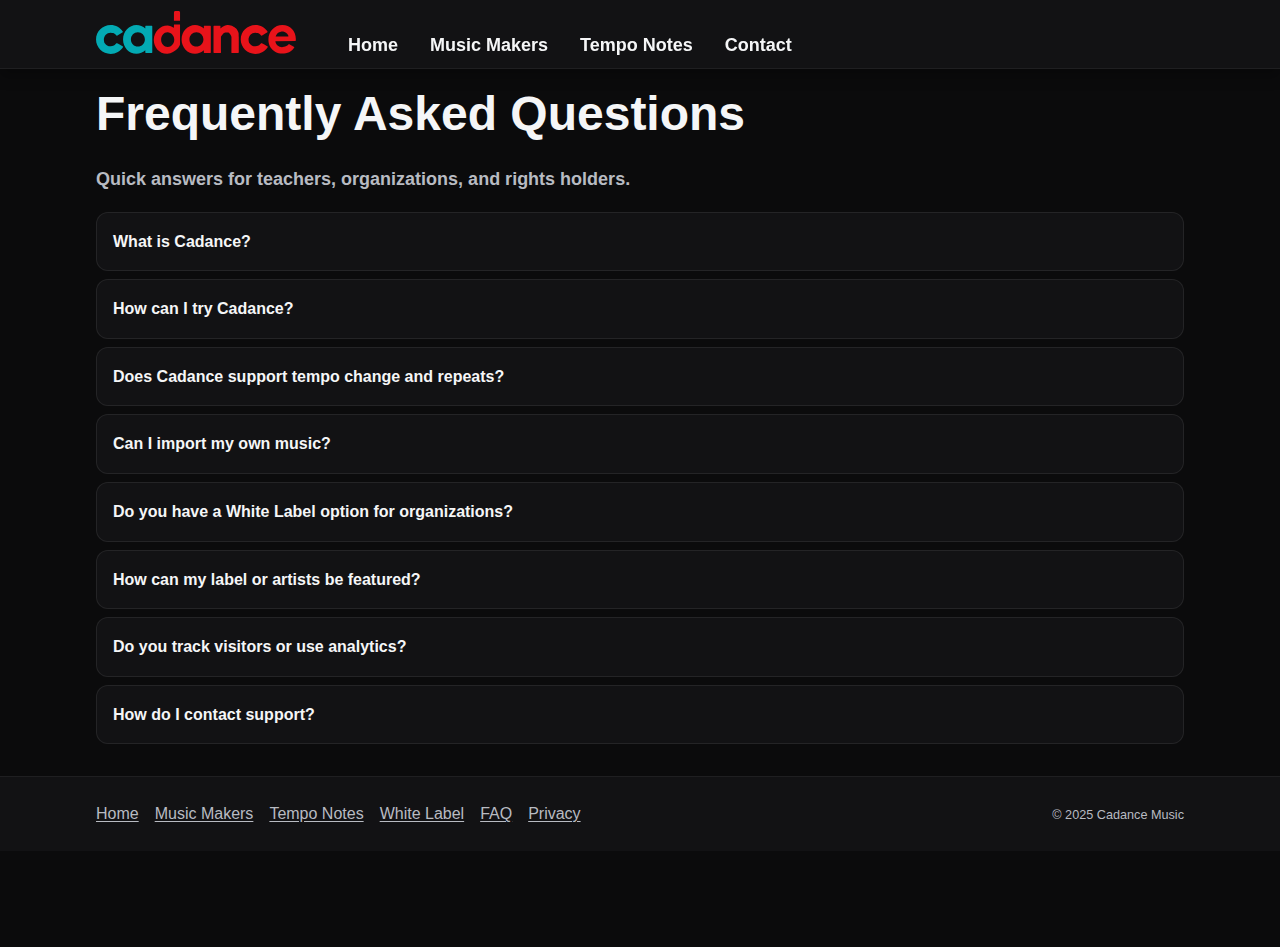
<file: faq.html>
<!DOCTYPE html>
<html lang="en">
<head>
  <meta charset="utf-8">
  <meta name="viewport" content="width=device-width, initial-scale=1">
  <title>Cadance FAQ — Answers for dance teachers and partners</title>
  <meta name="description" content="Common questions about Cadance features, availability, white label, permissions, and privacy.">
  <meta name="robots" content="index,follow">
  <meta name="color-scheme" content="dark light">
  <meta name="theme-color" content="#0B0B0C">
  <meta name="keywords" content="Cadance FAQ, dance app questions, frequently asked questions, dance teacher support, music app help, tempo control questions, dance class app support, BarreNotes sequel, dance music app features, white label questions, music licensing FAQ, dance app availability">

  <!-- Open Graph -->
  <meta property="og:title" content="Cadance FAQ — Answers for dance teachers and partners">
  <meta property="og:description" content="Common questions about Cadance features, availability, white label, permissions, and privacy.">
  <meta property="og:type" content="website">
  <meta property="og:image" content="https://cadance.music/og_home_1200x630.webp">

  <!-- Twitter -->
  <meta name="twitter:card" content="summary_large_image">
  <meta name="twitter:title" content="Cadance FAQ — Answers for dance teachers and partners">
  <meta name="twitter:description" content="Common questions about Cadance features, availability, white label, permissions, and privacy.">
  <meta name="twitter:image" content="https://cadance.music/og_home_1200x630.webp">

  <!-- Favicons -->
  <link rel="icon" href="favicon-32x32.png" sizes="32x32">
  <link rel="icon" href="favicon-16x16.png" sizes="16x16">
  <link rel="apple-touch-icon" href="apple-touch-icon.png">
  <link rel="manifest" href="site.webmanifest">
  
  <link rel="stylesheet" href="styles.base.css">
  <link rel="stylesheet" href="styles.layout.css">
  <link rel="stylesheet" href="styles.components.css">
  <link rel="stylesheet" href="styles.parallax.css">
  <script type="module" src="script.js" defer></script>
</head>
<body>
  <a class="skip-link" href="#main">Skip to content</a>

  <header class="site-header">
    <div class="container">
      <div class="header-inner">
        <a class="brand" href="index.html" aria-label="Cadance home">
          <img src="cadance_word_d.svg" alt="Cadance" class="brand-wordmark" width="180" height="32">
        </a>
        <nav class="primary-nav" aria-label="Primary">
          <ul>
            <li><a href="index.html">Home</a></li>
            <li><a href="publishers/">Music Makers</a></li>
            <li><a href="tempo-notes.html">Tempo Notes</a></li>
            <li><a href="mailto:info.rondo@cadance.music">Contact</a></li>
          </ul>
        </nav>
      </div>
    </div>
  </header>

  <main id="main">
    <section id="faq" class="section">
      <div class="container">
        <h1>Frequently Asked Questions</h1>
        <p class="subhead">Quick answers for teachers, organizations, and rights holders.</p>

        <div class="folds">
          <details>
            <summary>What is Cadance?</summary>
            <p>Cadance is a dance class music app built to keep classes moving with fast access, class‑friendly controls, and reliable playback. It’s the sequel to BarreNotes.</p>
          </details>

          <details>
            <summary>How can I try Cadance?</summary>
            <p>Join the iOS TestFlight: <a href="https://testflight.apple.com/join/SuapC2X5" target="_blank" rel="noopener">Download the free beta</a>.</p>
          </details>

          <details>
            <summary>Does Cadance support tempo change and repeats?</summary>
            <p>Yes. Tempo control and repeats are core to Cadance. Deeper guides are coming to <a href="tempo-notes.html">Tempo Notes</a>.</p>
          </details>

          <details>
            <summary>Can I import my own music?</summary>
            <p>Import support is planned and documented in our guides. See <a href="tempo-notes.html#features-guides">Cadance features guide</a>.</p>
          </details>

          <details>
            <summary>Do you have a White Label option for organizations?</summary>
            <p>Yes. See <a href="white-label.html">Cadance White Label</a> for studios, companies, and programs.</p>
          </details>

          <details>
            <summary>How can my label or artists be featured?</summary>
            <p>Visit <a href="publishers/">Music Publishers</a> for our transparent process, or email <a href="mailto:info.rondo@cadance.music">info.rondo@cadance.music</a>.</p>
          </details>

          <details>
            <summary>Do you track visitors or use analytics?</summary>
            <p>No third‑party analytics or trackers are used. Read more in our <a href="privacy.html">Privacy Policy</a>.</p>
          </details>

          <details>
            <summary>How do I contact support?</summary>
            <p>Email <a href="mailto:info.rondo@cadance.music">info.rondo@cadance.music</a> and we’ll respond promptly.</p>
          </details>
        </div>
      </div>
    </section>
  </main>

  <footer class="site-footer">
    <div class="container footer-inner">
      <div class="footer-right">
        <nav aria-label="Footer">
          <a href="index.html">Home</a>
          <a href="publishers/">Music Makers</a>
          <a href="tempo-notes.html">Tempo Notes</a>
          <a href="white-label.html">White Label</a>
          <a href="faq.html" aria-current="page">FAQ</a>
          <a href="privacy.html">Privacy</a>
        </nav>
      </div>
      <div class="footer-left"><small>© 2025 Cadance Music</small></div>
    </div>
  </footer>
</body>
</html>
</file>
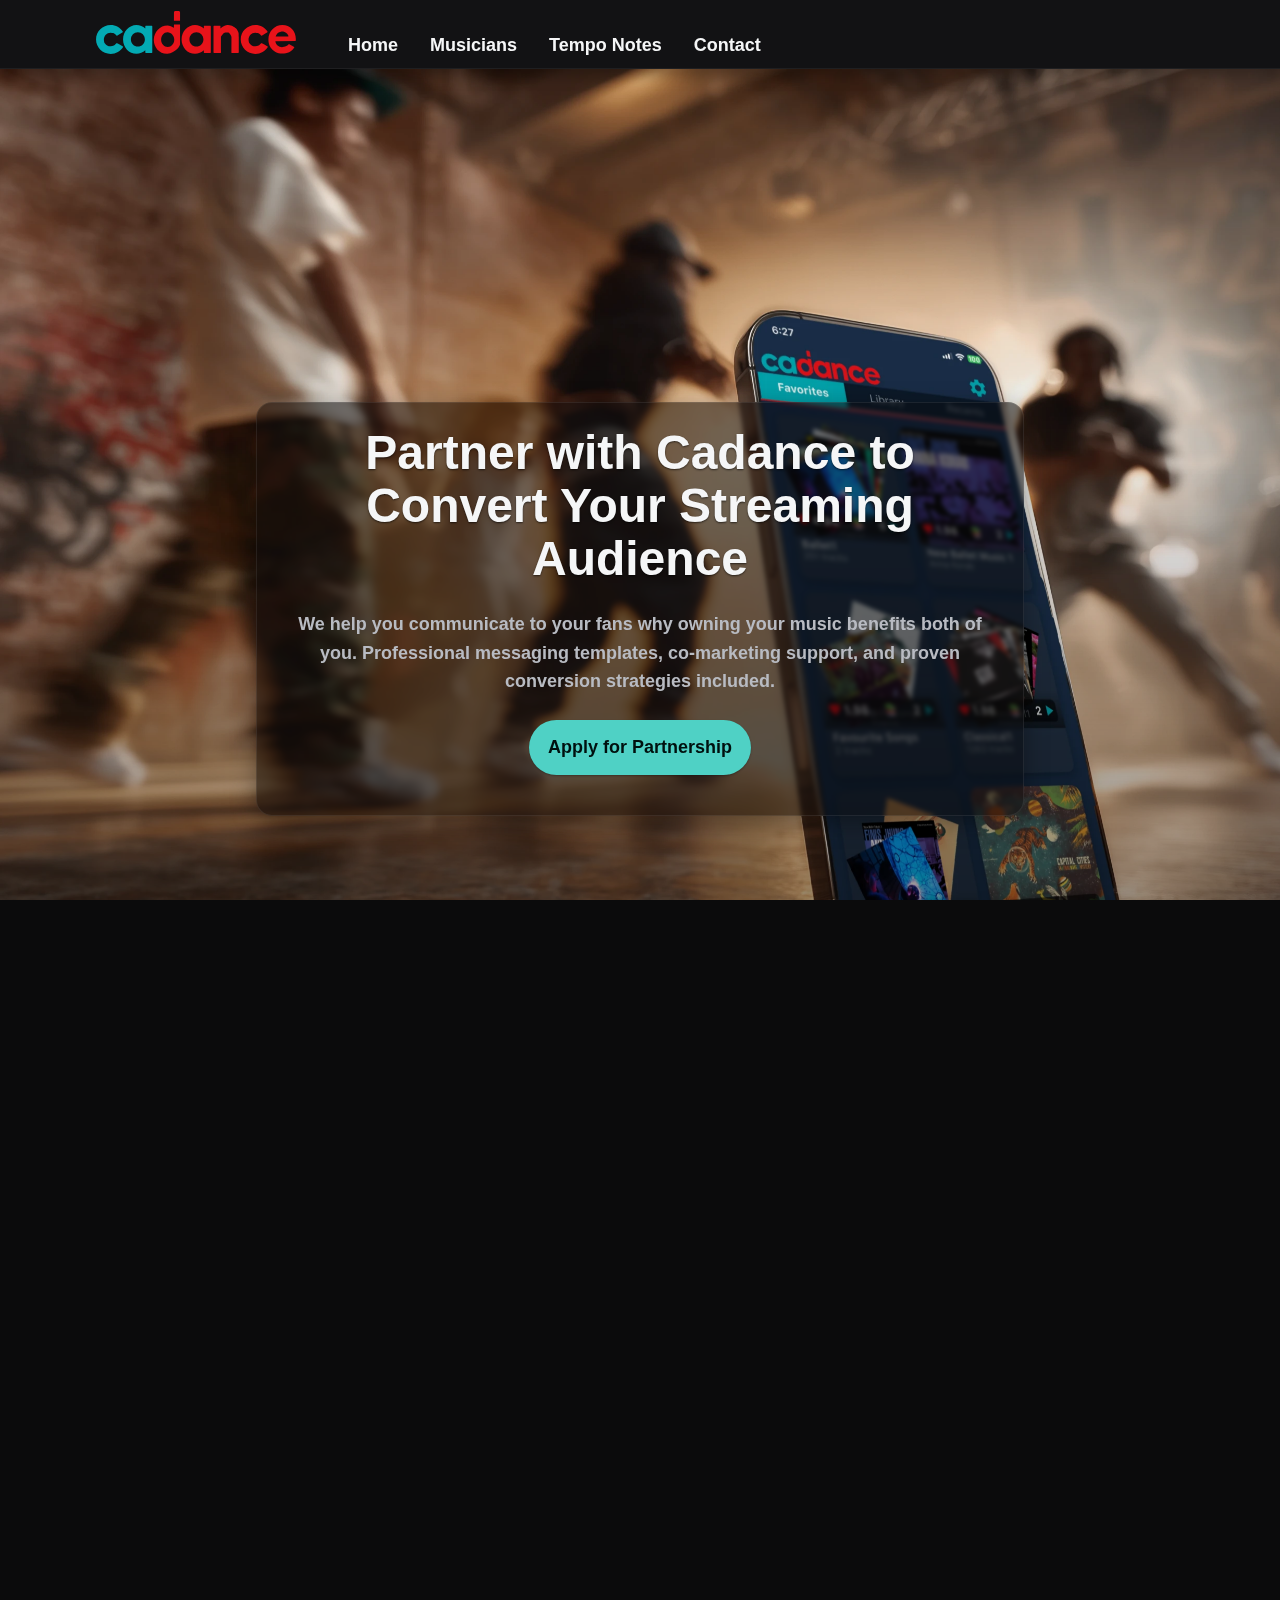
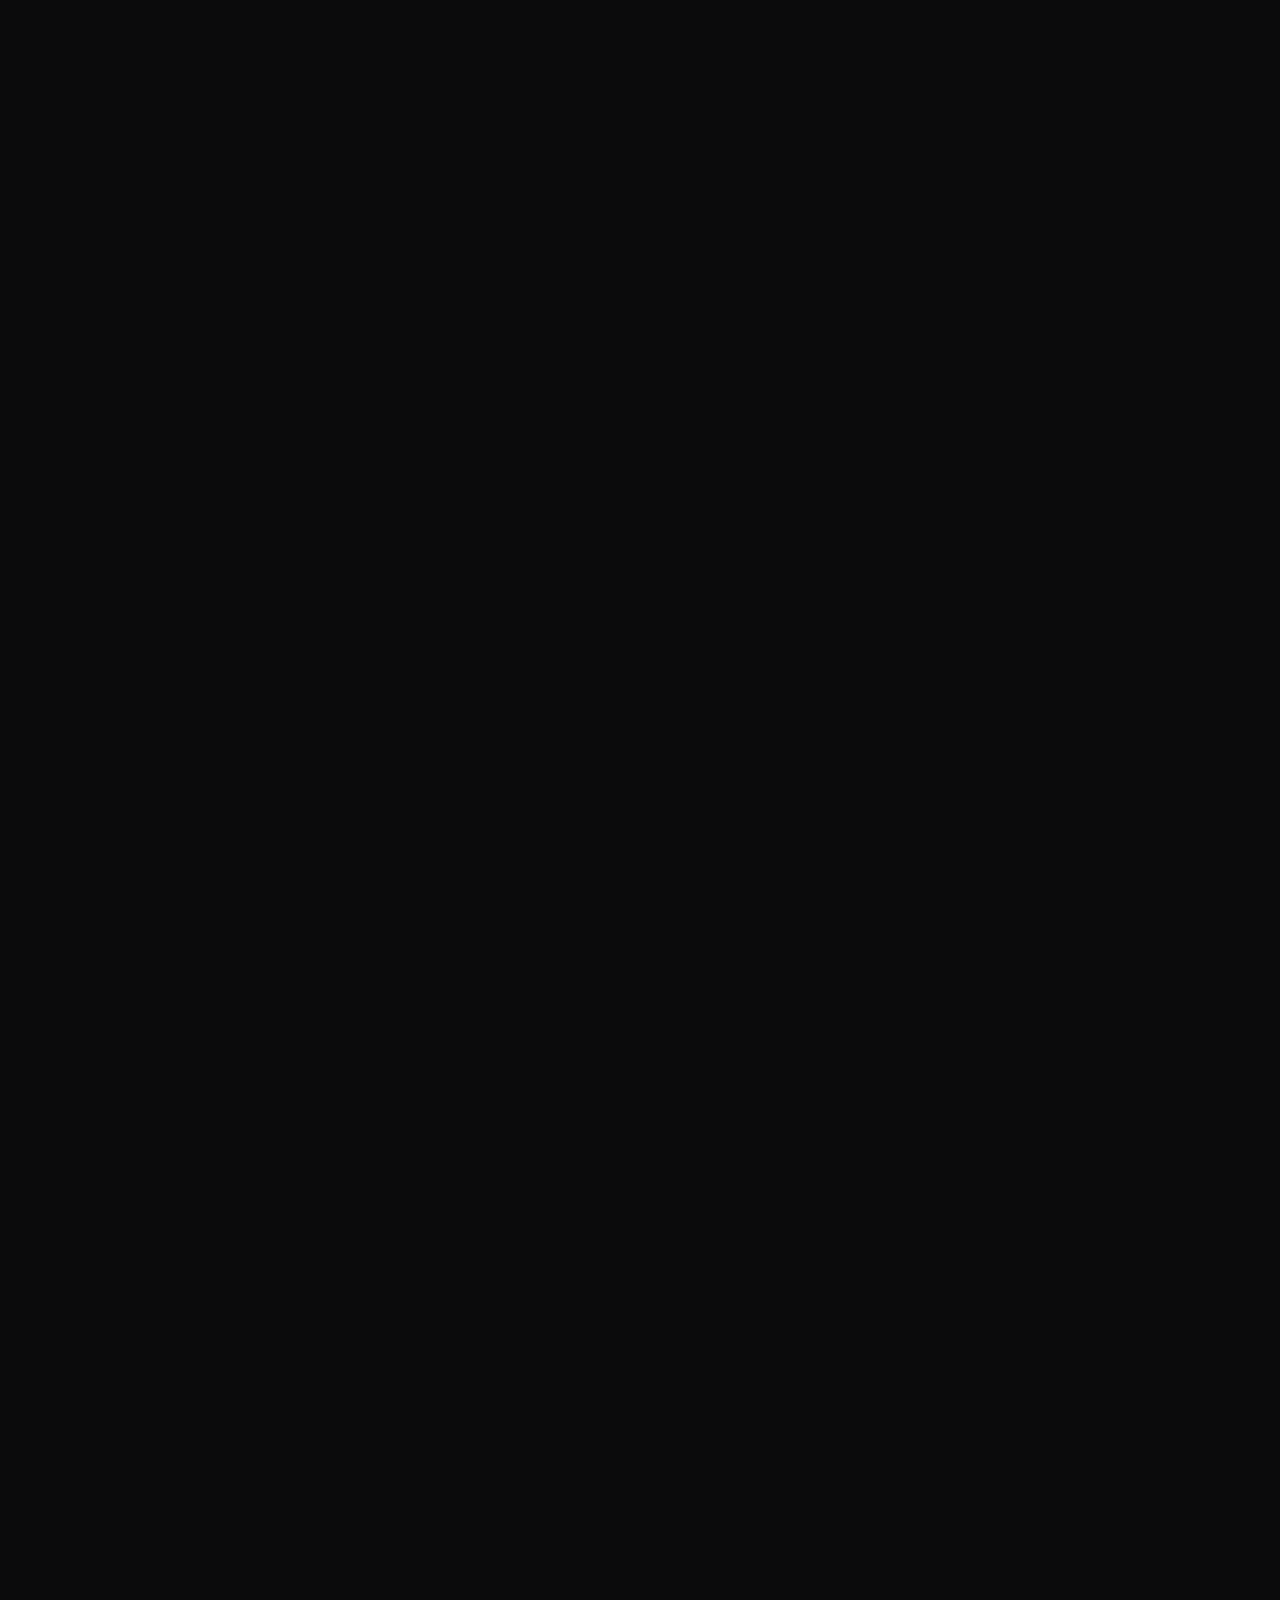
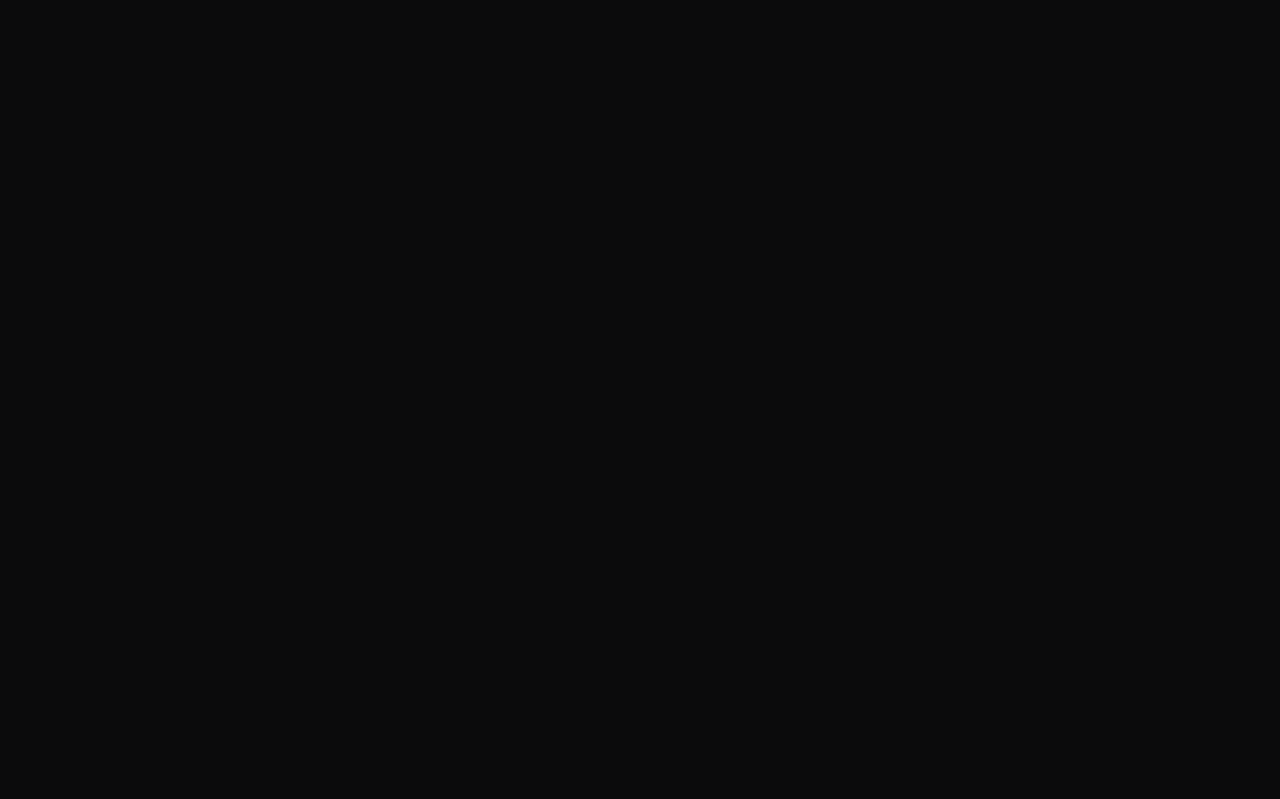
<file: partnership.html>
<!DOCTYPE html>
<html lang="en">
<head>
  <meta charset="utf-8">
  <meta name="viewport" content="width=device-width, initial-scale=1">
  <title>Artist Partnership — Convert Your Streaming Audience</title>
  <meta name="description" content="Partner with Cadance to help your streaming audience understand why owning your music benefits both of you. Professional messaging templates and co-marketing support included.">
  <meta name="robots" content="index,follow">
  <meta name="color-scheme" content="dark light">
  <meta name="theme-color" content="#0B0B0C">
  <meta name="keywords" content="artist partnership, streaming to ownership conversion, music marketing templates, artist collaboration, streaming audience conversion, music ownership messaging, artist co-marketing, streaming economics education">

  <!-- Open Graph -->
  <meta property="og:title" content="Artist Partnership — Convert Your Streaming Audience">
  <meta property="og:description" content="Partner with Cadance to help your streaming audience understand why owning your music benefits both of you.">
  <meta property="og:type" content="website">
  <meta property="og:image" content="https://cadance.music/og_publishers_1200x630.webp">

  <!-- Twitter -->
  <meta name="twitter:card" content="summary_large_image">
  <meta name="twitter:title" content="Artist Partnership — Convert Your Streaming Audience">
  <meta name="twitter:description" content="Partner with Cadance to help your streaming audience understand why owning your music benefits both of you.">
  <meta name="twitter:image" content="https://cadance.music/og_publishers_1200x630.webp">

  <!-- Favicons -->
  <link rel="icon" href="favicon-32x32.png" sizes="32x32">
  <link rel="icon" href="favicon-16x16.png" sizes="16x16">
  <link rel="apple-touch-icon" href="apple-touch-icon.png">
  <link rel="manifest" href="site.webmanifest">
  
  <link rel="stylesheet" href="styles.base.css">
  <link rel="stylesheet" href="styles.layout.css">
  <link rel="stylesheet" href="styles.components.css">
  <link rel="stylesheet" href="styles.parallax.css">
  <script type="module" src="script.js" defer></script>
</head>
<body>
  <a class="skip-link" href="#main">Skip to content</a>

  <header class="site-header">
    <div class="container">
      <div class="header-inner">
        <a class="brand" href="index.html" aria-label="Cadance home">
          <img src="cadance_word_d.svg" alt="Cadance" class="brand-wordmark" width="180" height="32">
        </a>
        <nav class="primary-nav" aria-label="Primary">
          <ul>
            <li><a href="index.html">Home</a></li>
            <li><a href="publishers/">Musicians</a></li>
            <li><a href="tempo-notes.html">Tempo Notes</a></li>
            <li><a href="mailto:info.rondo@cadance.music">Contact</a></li>
          </ul>
        </nav>
      </div>
    </div>
  </header>

  <main id="main">
    <section id="hero" class="section-hero parallax-panel">
      <div class="parallax-bg" aria-hidden="true">
        <img src="cadance_hero_32_comp_40.webp" alt="" decoding="async" fetchpriority="high">
      </div>
      <div class="parallax-overlay" aria-hidden="true"></div>
      <div class="parallax-fg">
        <div class="container">
          <div class="hero-copy">
            <h1>Partner with Cadance to Convert Your Streaming Audience</h1>
            <p class="subhead">We help you communicate to your fans why owning your music benefits both of you. Professional messaging templates, co-marketing support, and proven conversion strategies included.</p>
            <div class="actions">
              <a class="btn btn-primary" href="#application">Apply for Partnership</a>
            </div>
          </div>
        </div>
      </div>
    </section>

    <section id="value-exchange" class="section">
      <div class="container">
        <h2>The Partnership Exchange</h2>
        <div class="features-grid">
          <div class="feature-card">
            <h3>What You Provide</h3>
            <ul>
              <li><strong>Album artwork and track lists</strong> for our product photography</li>
              <li><strong>Social media posts</strong> to your audience about music ownership benefits</li>
              <li><strong>Testimonial content</strong> about the value of music ownership</li>
            </ul>
          </div>
          <div class="feature-card">
            <h3>What We Provide</h3>
            <ul>
              <li><strong>Professional messaging templates</strong> for social media, newsletters, and websites</li>
              <li><strong>Co-marketing support</strong> with joint content creation and cross-promotion</li>
              <li><strong>Conversion strategies</strong> to help turn your streaming fans into buyers</li>
            </ul>
          </div>
        </div>
      </div>
    </section>

    <section id="messaging-support" class="section">
      <div class="container">
        <h2>Professional Messaging Templates Included</h2>
        <p>Most artists struggle to communicate ownership benefits effectively. We provide proven templates and strategies:</p>
        <div class="features-grid">
          <div class="feature-card">
            <h3>Social Media Templates</h3>
            <p>"Why I'm asking my fans to own my music, not just stream it" - Ready-to-post content that explains the benefits without sounding pushy.</p>
          </div>
          <div class="feature-card">
            <h3>Newsletter Content</h3>
            <p>Educational content about streaming economics vs. ownership that your fans will actually want to read and share.</p>
          </div>
          <div class="feature-card">
            <h3>Website Copy</h3>
            <p>"Support me by buying my music" messaging that converts visitors into purchasers while maintaining your authentic voice.</p>
          </div>
          <div class="feature-card">
            <h3>Educational Videos</h3>
            <p>Scripts and concepts for explaining why ownership matters, featuring real examples from professional music users.</p>
          </div>
        </div>
      </div>
    </section>

    <section id="target-artists" class="section">
      <div class="container">
        <h2>Ideal Partnership Profile</h2>
        <div class="features-grid">
          <div class="feature-card">
            <h3>Streaming Audience</h3>
            <p><strong>10K-100K+ monthly listeners</strong> on Spotify, Apple Music, or other platforms who could be converted to buyers.</p>
          </div>
          <div class="feature-card">
            <h3>Engagement Level</h3>
            <p><strong>Active social media presence</strong> with fans who engage with your content and trust your recommendations.</p>
          </div>
          <div class="feature-card">
            <h3>Revenue Goals</h3>
            <p><strong>Want to increase direct sales</strong> and reduce dependence on streaming revenue while better supporting your music career.</p>
          </div>
          <div class="feature-card">
            <h3>Content Creation</h3>
            <p><strong>Willing to create content</strong> about music ownership benefits using our templates and co-marketing support.</p>
          </div>
        </div>
      </div>
    </section>

    <section class="parallax-panel parallax-panel--interlude" aria-labelledby="partnership-interlude-1">
      <div class="parallax-bg" aria-hidden="true">
        <img src="cadance_hero_18_comp_40.webp" alt="" loading="lazy" decoding="async">
      </div>
      <div class="parallax-overlay" aria-hidden="true"></div>
      <div class="parallax-fg">
        <div class="container">
          <h2 id="partnership-interlude-1">Turn Your Streaming Fans Into Buyers</h2>
          <p class="subhead">Professional messaging that converts without compromising your authentic relationship with fans.</p>
        </div>
      </div>
    </section>

    <section id="co-marketing" class="section">
      <div class="container">
        <h2>Joint Content Creation</h2>
        <p>We work together to create content that benefits both your career and the music ownership movement:</p>
        <div class="features-grid">
          <div class="feature-card">
            <h3>Artist Interviews</h3>
            <p>Behind-the-scenes conversations about the economics of music ownership and how it supports your career.</p>
          </div>
          <div class="feature-card">
            <h3>Professional Use Cases</h3>
            <p>Stories about how dance teachers and other professionals use your music, creating new appreciation among your fans.</p>
          </div>
          <div class="feature-card">
            <h3>Success Stories</h3>
            <p>Celebrating when your fans convert from streaming to buying, showing the real impact of ownership.</p>
          </div>
          <div class="feature-card">
            <h3>Educational Content</h3>
            <p>You explaining why ownership matters, with professional production support and distribution through our channels.</p>
          </div>
        </div>
      </div>
    </section>

    <section id="application" class="section">
      <div class="container">
        <h2>Partnership Application</h2>
        <p>Ready to help your streaming audience become buyers? Tell us about your goals and current situation:</p>
        
        <div class="teaser-card">
          <h3>Application Process</h3>
          <ol class="steps">
            <li><strong>Artist Profile</strong> - Your streaming numbers, audience demographics, and current sales channels</li>
            <li><strong>Partnership Goals</strong> - What you want to achieve with ownership messaging and audience conversion</li>
            <li><strong>Commitment Level</strong> - Social media frequency, content creation availability, and timeline</li>
            <li><strong>Available Assets</strong> - Which albums/tracks you want to feature and existing content you can leverage</li>
          </ol>
          
          <div class="actions">
            <a class="btn btn-primary" href="mailto:info.rondo@cadance.music?subject=Artist%20Partnership%20Application&body=I'm%20interested%20in%20partnering%20with%20Cadance%20to%20convert%20my%20streaming%20audience.%0D%0A%0D%0AMy%20Artist%20Profile%3A%0D%0A-%20Monthly%20Spotify%20listeners%3A%20%0D%0A-%20Primary%20platforms%3A%20%0D%0A-%20Current%20sales%20channels%3A%20%0D%0A-%20Audience%20demographics%3A%20%0D%0A%0D%0APartnership%20Goals%3A%0D%0A-%20What%20I%20want%20to%20achieve%3A%20%0D%0A-%20Target%20conversion%20rate%3A%20%0D%0A%0D%0ACommitment%20Level%3A%0D%0A-%20Social%20media%20posting%20frequency%3A%20%0D%0A-%20Content%20creation%20availability%3A%20%0D%0A-%20Preferred%20timeline%3A%20%0D%0A%0D%0AAvailable%20Assets%3A%0D%0A-%20Albums%2Ftracks%20to%20feature%3A%20%0D%0A-%20Existing%20content%20I%20can%20leverage%3A%20%0D%0A%0D%0AAdditional%20questions%20or%20comments%3A%0D%0A">Submit Partnership Application</a>
            <a class="btn" href="publishers/">Learn More About Our Mission</a>
          </div>
        </div>
      </div>
    </section>
  </main>

  <footer class="site-footer">
    <div class="container footer-inner">
      <div class="footer-right">
        <nav aria-label="Footer">
          <a href="index.html">Home</a>
          <a href="publishers/">Musicians</a>
          <a href="tempo-notes.html">Tempo Notes</a>
          <a href="faq.html">FAQ</a>
          <a href="privacy.html">Privacy</a>
        </nav>
      </div>
      <div class="footer-left"><small>© 2025 Cadance Music</small></div>
    </div>
  </footer>
</body>
</html>
</file>
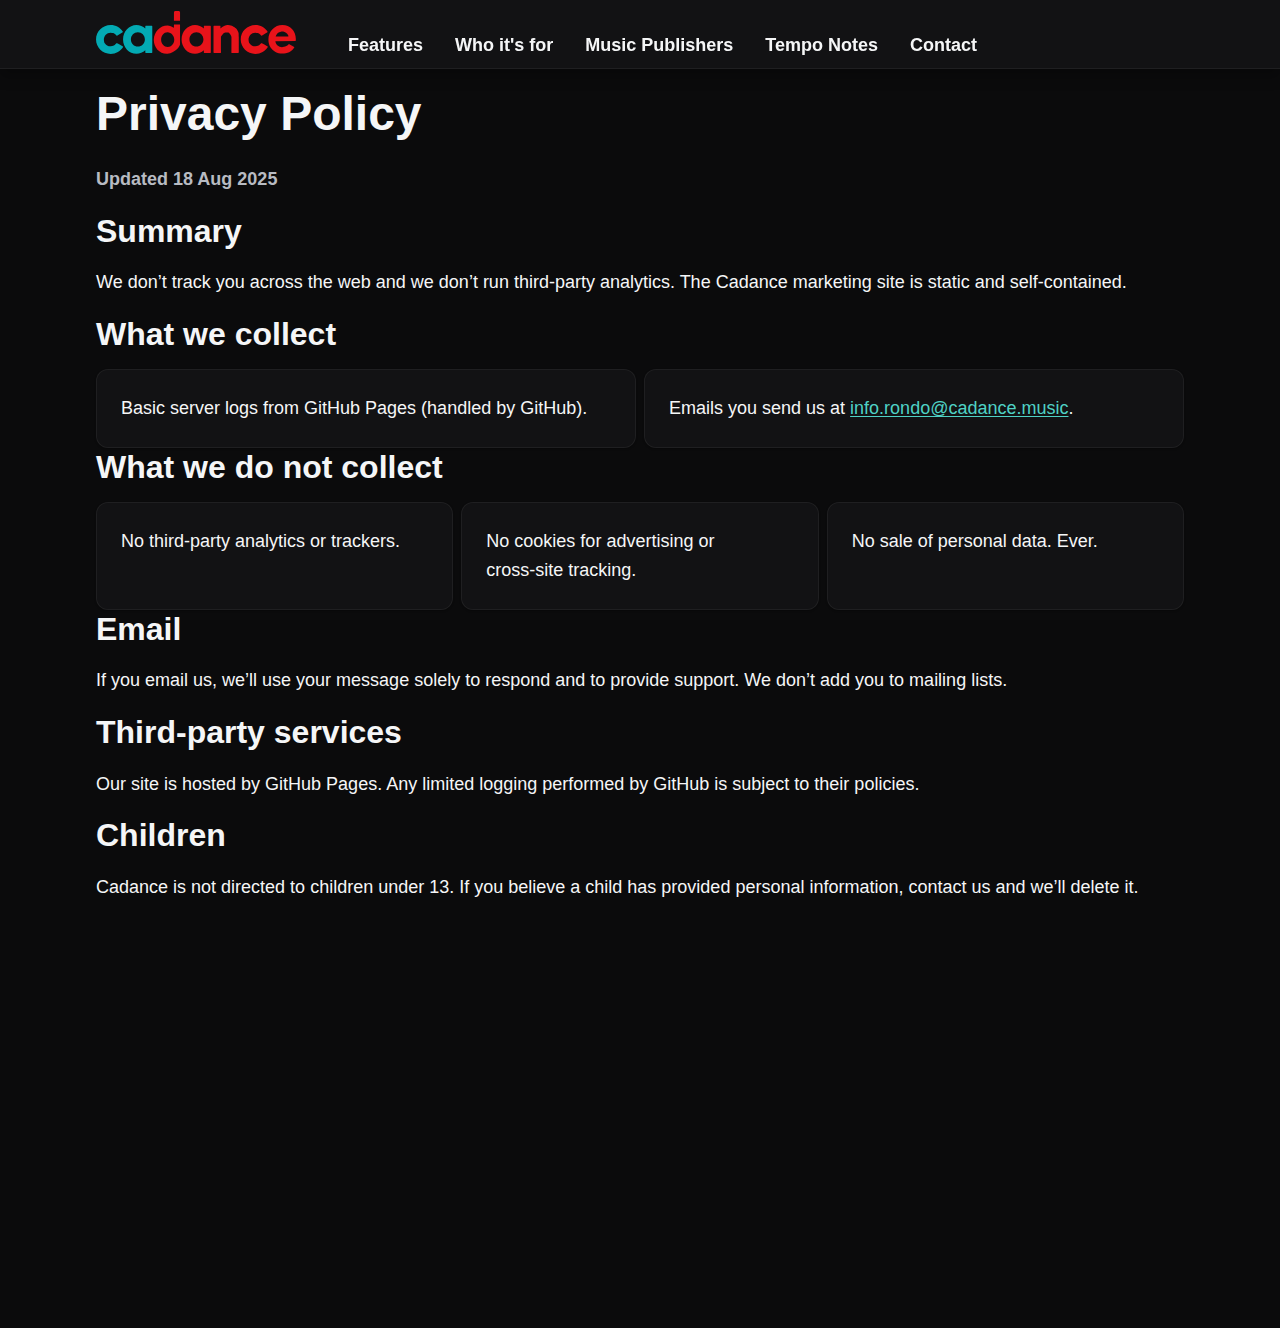
<file: privacy.html>
<!DOCTYPE html>
<html lang="en">
<head>
  <meta charset="utf-8">
  <meta name="viewport" content="width=device-width, initial-scale=1">
  <title>Cadance Privacy — Simple, transparent policy</title>
  <meta name="description" content="Our privacy stance is simple: we don’t track you. This page explains what data we do and don’t collect.">
  <meta name="robots" content="index,follow">
  <meta name="color-scheme" content="dark light">
  <meta name="theme-color" content="#0B0B0C">

  <!-- Open Graph -->
  <meta property="og:title" content="Cadance Privacy — Simple, transparent policy">
  <meta property="og:description" content="We don’t track you. Learn what data we do and don’t collect.">
  <meta property="og:type" content="website">
  <meta property="og:image" content="cadance_og_home_A.png">

  <!-- Twitter -->
  <meta name="twitter:card" content="summary_large_image">
  <meta name="twitter:title" content="Cadance Privacy — Simple, transparent policy">
  <meta name="twitter:description" content="We don’t track you. Learn what data we do and don’t collect.">
  <meta name="twitter:image" content="cadance_og_home_A.png">

  <!-- Favicons -->
  <link rel="icon" href="cadance_Icon.png" sizes="32x32">
  
  <link rel="stylesheet" href="styles.base.css">
  <link rel="stylesheet" href="styles.layout.css">
  <link rel="stylesheet" href="styles.components.css">
  <link rel="stylesheet" href="styles.parallax.css">
  <script type="module" src="script.js" defer></script>
</head>
<body>
  <a class="skip-link" href="#main">Skip to content</a>

  <header class="site-header">
    <div class="container">
      <div class="header-inner">
        <a class="brand" href="index.html#hero" aria-label="Cadance home">
          <img src="cadance_word_d.svg" alt="Cadance" class="brand-wordmark" width="180" height="32">
        </a>
        <nav class="primary-nav" aria-label="Primary">
          <ul>
            <li><a href="index.html#features">Features</a></li>
            <li><a href="index.html#personas">Who it's for</a></li>
            <li><a href="publishers/">Music Publishers</a></li>
            <li><a href="tempo-notes.html">Tempo Notes</a></li>
            <li><a href="mailto:info.rondo@cadance.music">Contact</a></li>
          </ul>
        </nav>
      </div>
    </div>
  </header>

  <main id="main">
    <section id="privacy" class="section">
      <div class="container">
        <h1>Privacy Policy</h1>
        <p class="subhead">Updated 18 Aug 2025</p>

        <h2>Summary</h2>
        <p>We don’t track you across the web and we don’t run third‑party analytics. The Cadance marketing site is static and self‑contained.</p>

        <h2>What we collect</h2>
        <ul class="benefits-list">
          <li>Basic server logs from GitHub Pages (handled by GitHub).</li>
          <li>Emails you send us at <a href="mailto:info.rondo@cadance.music">info.rondo@cadance.music</a>.</li>
        </ul>

        <h2>What we do not collect</h2>
        <ul class="benefits-list">
          <li>No third‑party analytics or trackers.</li>
          <li>No cookies for advertising or cross‑site tracking.</li>
          <li>No sale of personal data. Ever.</li>
        </ul>

        <h2>Email</h2>
        <p>If you email us, we’ll use your message solely to respond and to provide support. We don’t add you to mailing lists.</p>

        <h2>Third‑party services</h2>
        <p>Our site is hosted by GitHub Pages. Any limited logging performed by GitHub is subject to their policies.</p>

        <h2>Children</h2>
        <p>Cadance is not directed to children under 13. If you believe a child has provided personal information, contact us and we’ll delete it.</p>

        <h2>Changes</h2>
        <p>If we update this policy, we’ll post the new version on this page with an updated date.</p>

        <h2>Contact</h2>
        <p>Questions? Email <a href="mailto:info.rondo@cadance.music">info.rondo@cadance.music</a>.</p>
      </div>
    </section>
  </main>

  <footer class="site-footer">
    <div class="container footer-inner">
      <div class="footer-right">
        <nav aria-label="Footer">
          <a href="index.html#hero">Home</a>
          <a href="publishers/">Publishers</a>
          <a href="tempo-notes.html">Tempo Notes</a>
          <a href="white-label.html">White Label</a>
          <a href="faq.html">FAQ</a>
          <a href="privacy.html" aria-current="page">Privacy</a>
        </nav>
      </div>
      <div class="footer-left"><small>© 2025 Cadance Music</small></div>
    </div>
  </footer>
</body>
</html>
</file>
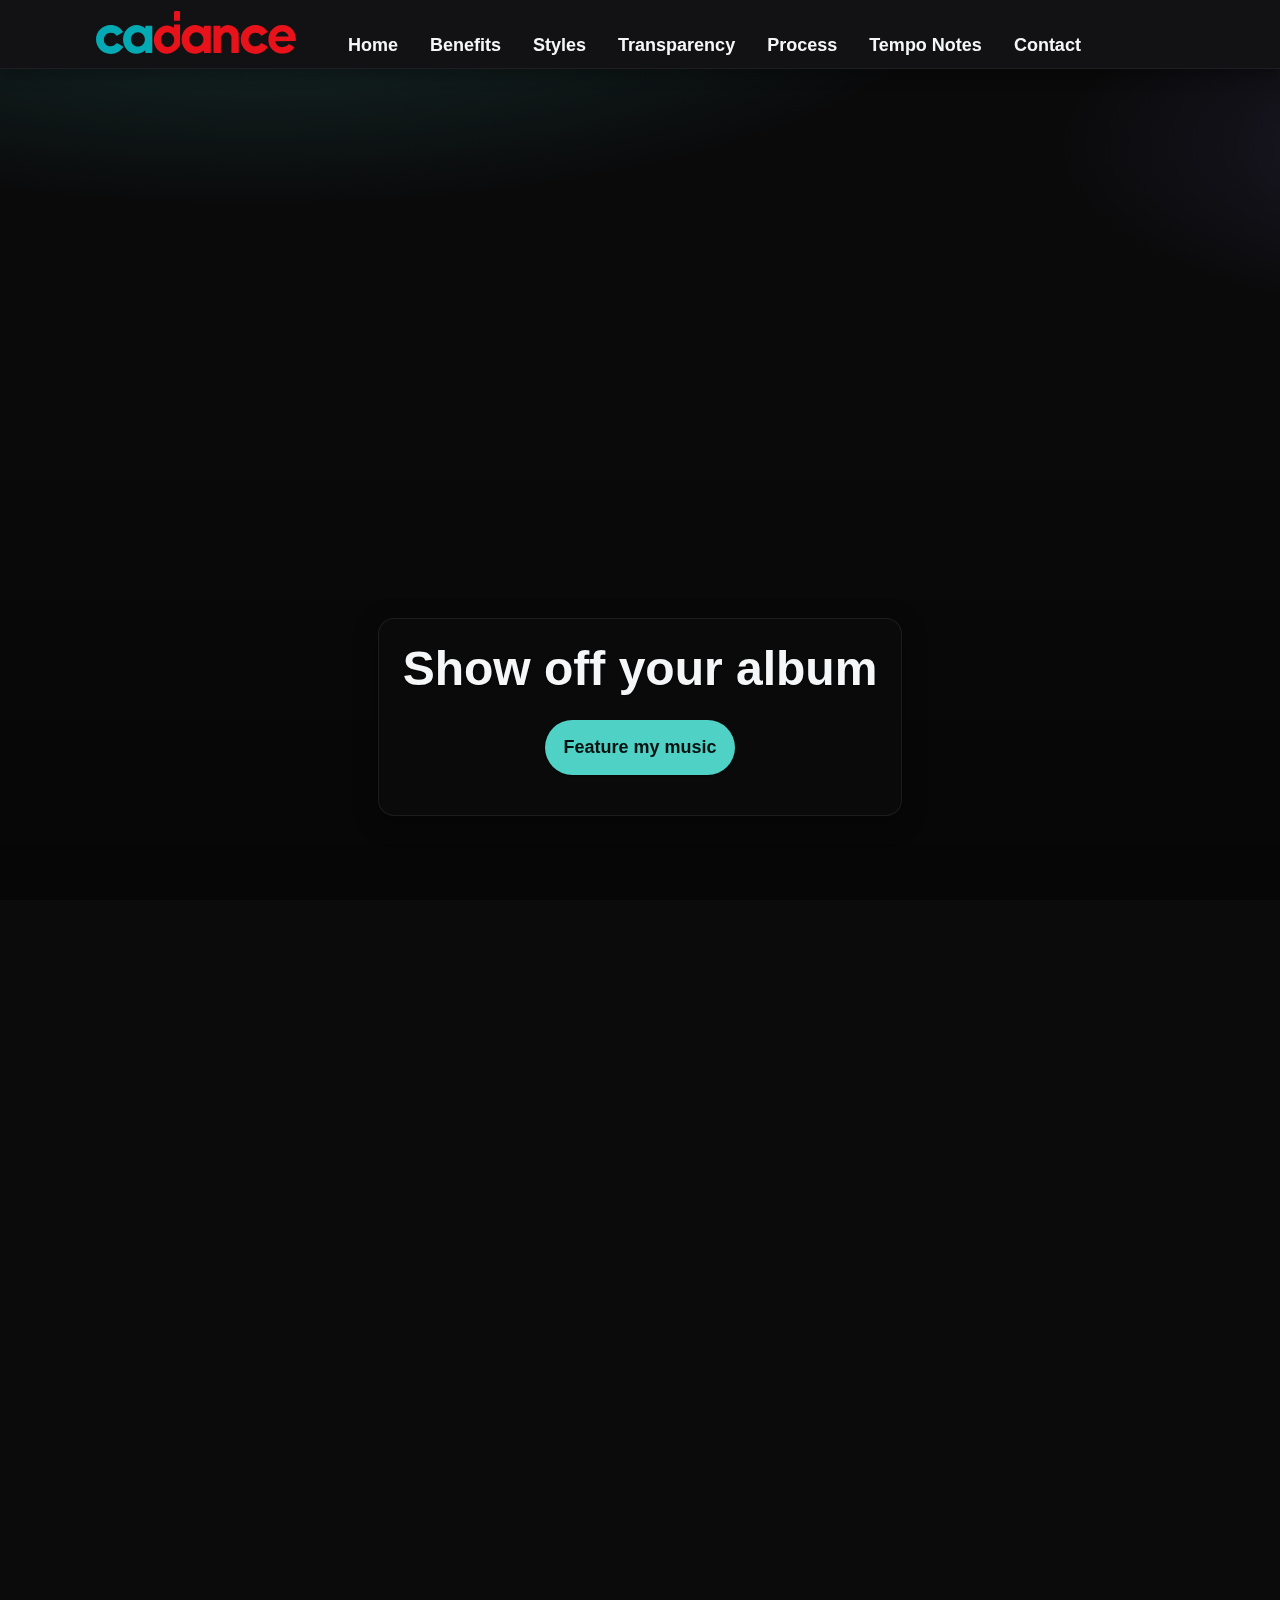
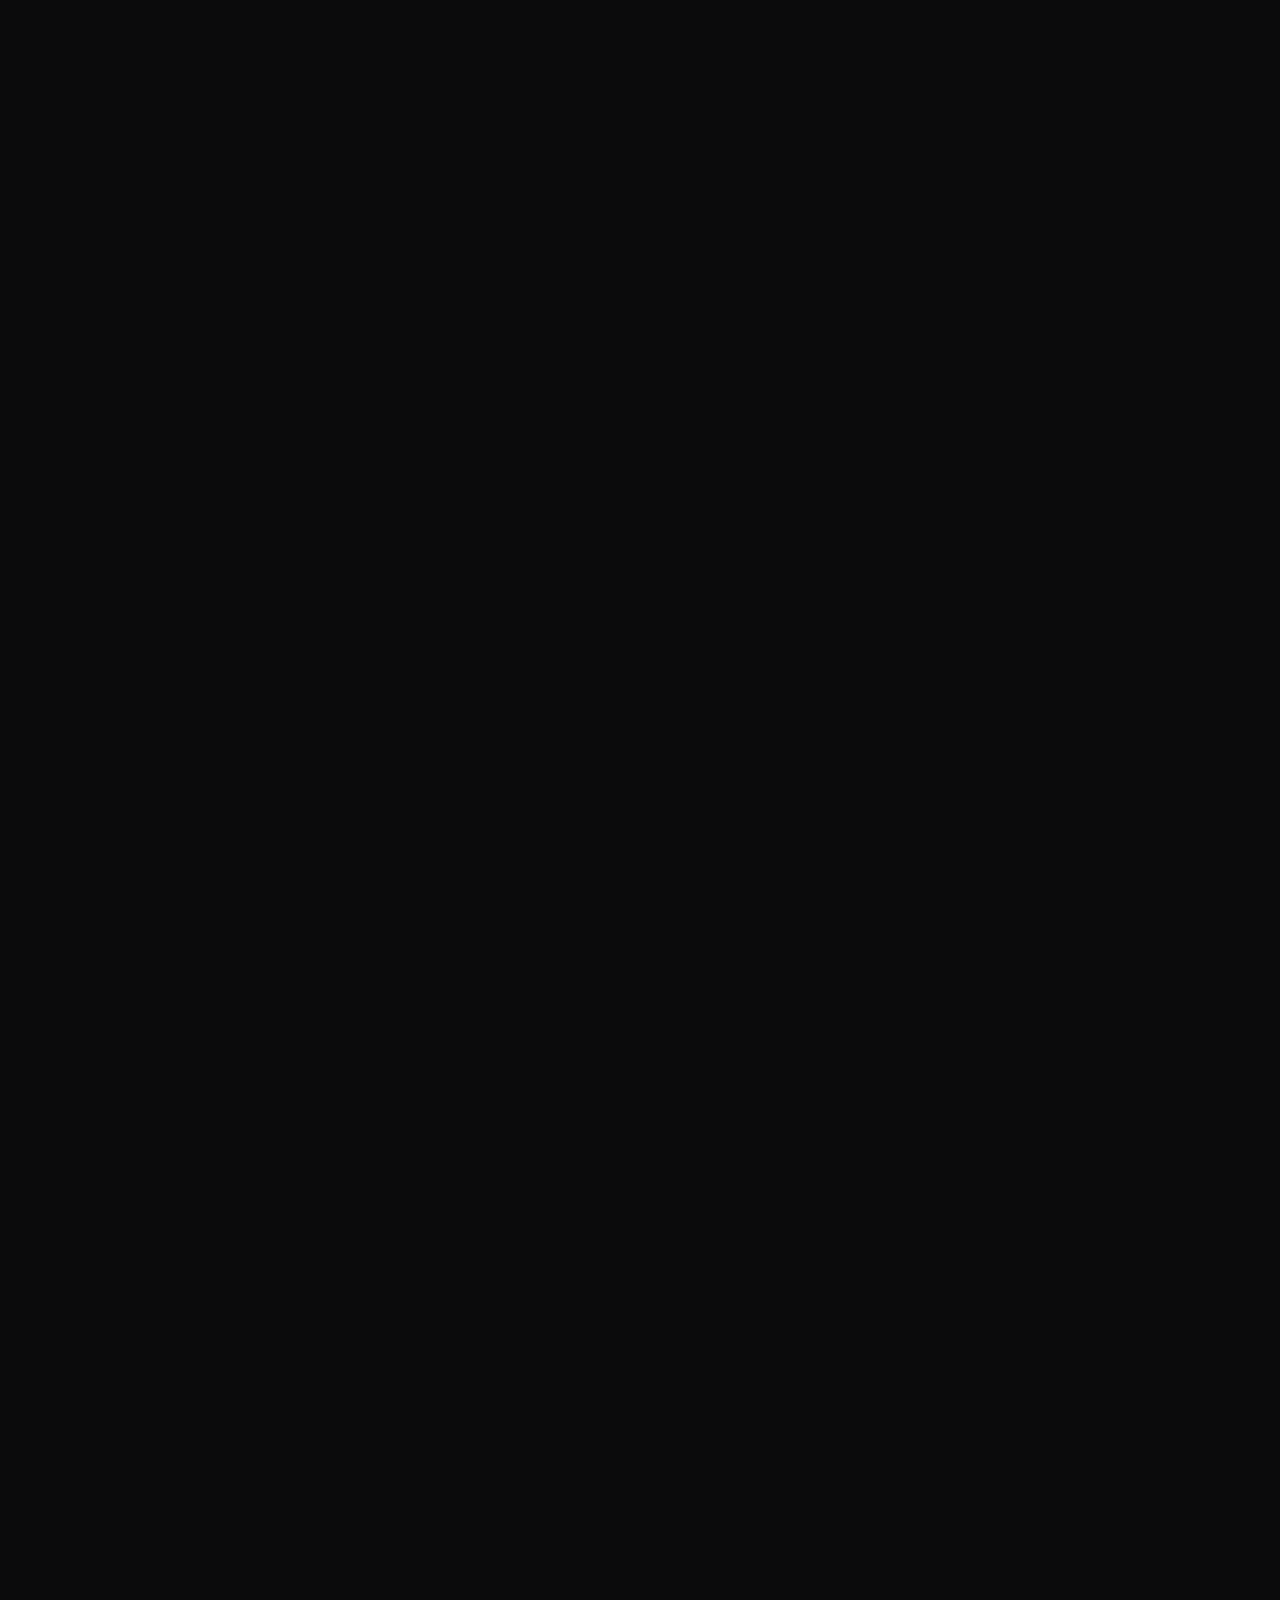
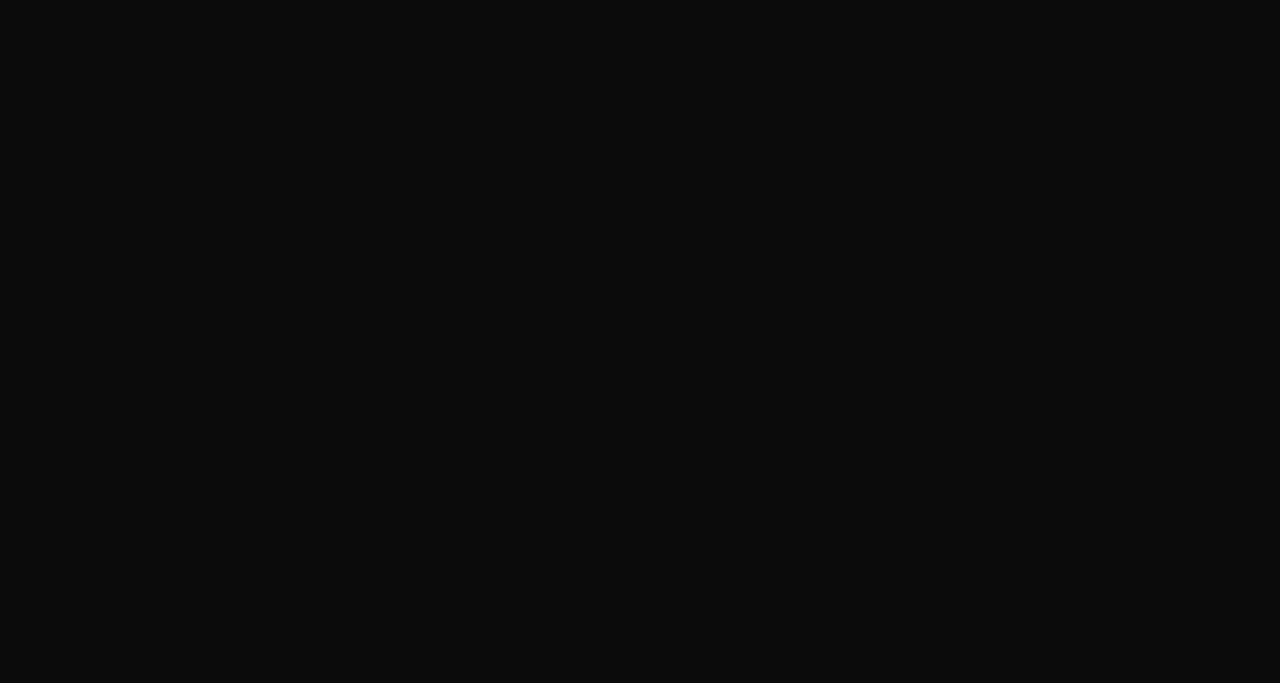
<file: publishers.html>
<!DOCTYPE html>
<html lang="en">
<head>
  <meta charset="utf-8">
  <title>Redirecting to Publishers — Cadance</title>
  <meta http-equiv="refresh" content="0; url=publishers/">
  <link rel="canonical" href="publishers/">
  <meta name="robots" content="noindex">
  <meta name="viewport" content="width=device-width, initial-scale=1">
</head>
<body>
  <p>If you are not redirected automatically, <a href="publishers/">go to the Publishers page</a>.</p>
</body>
</html>
</file>
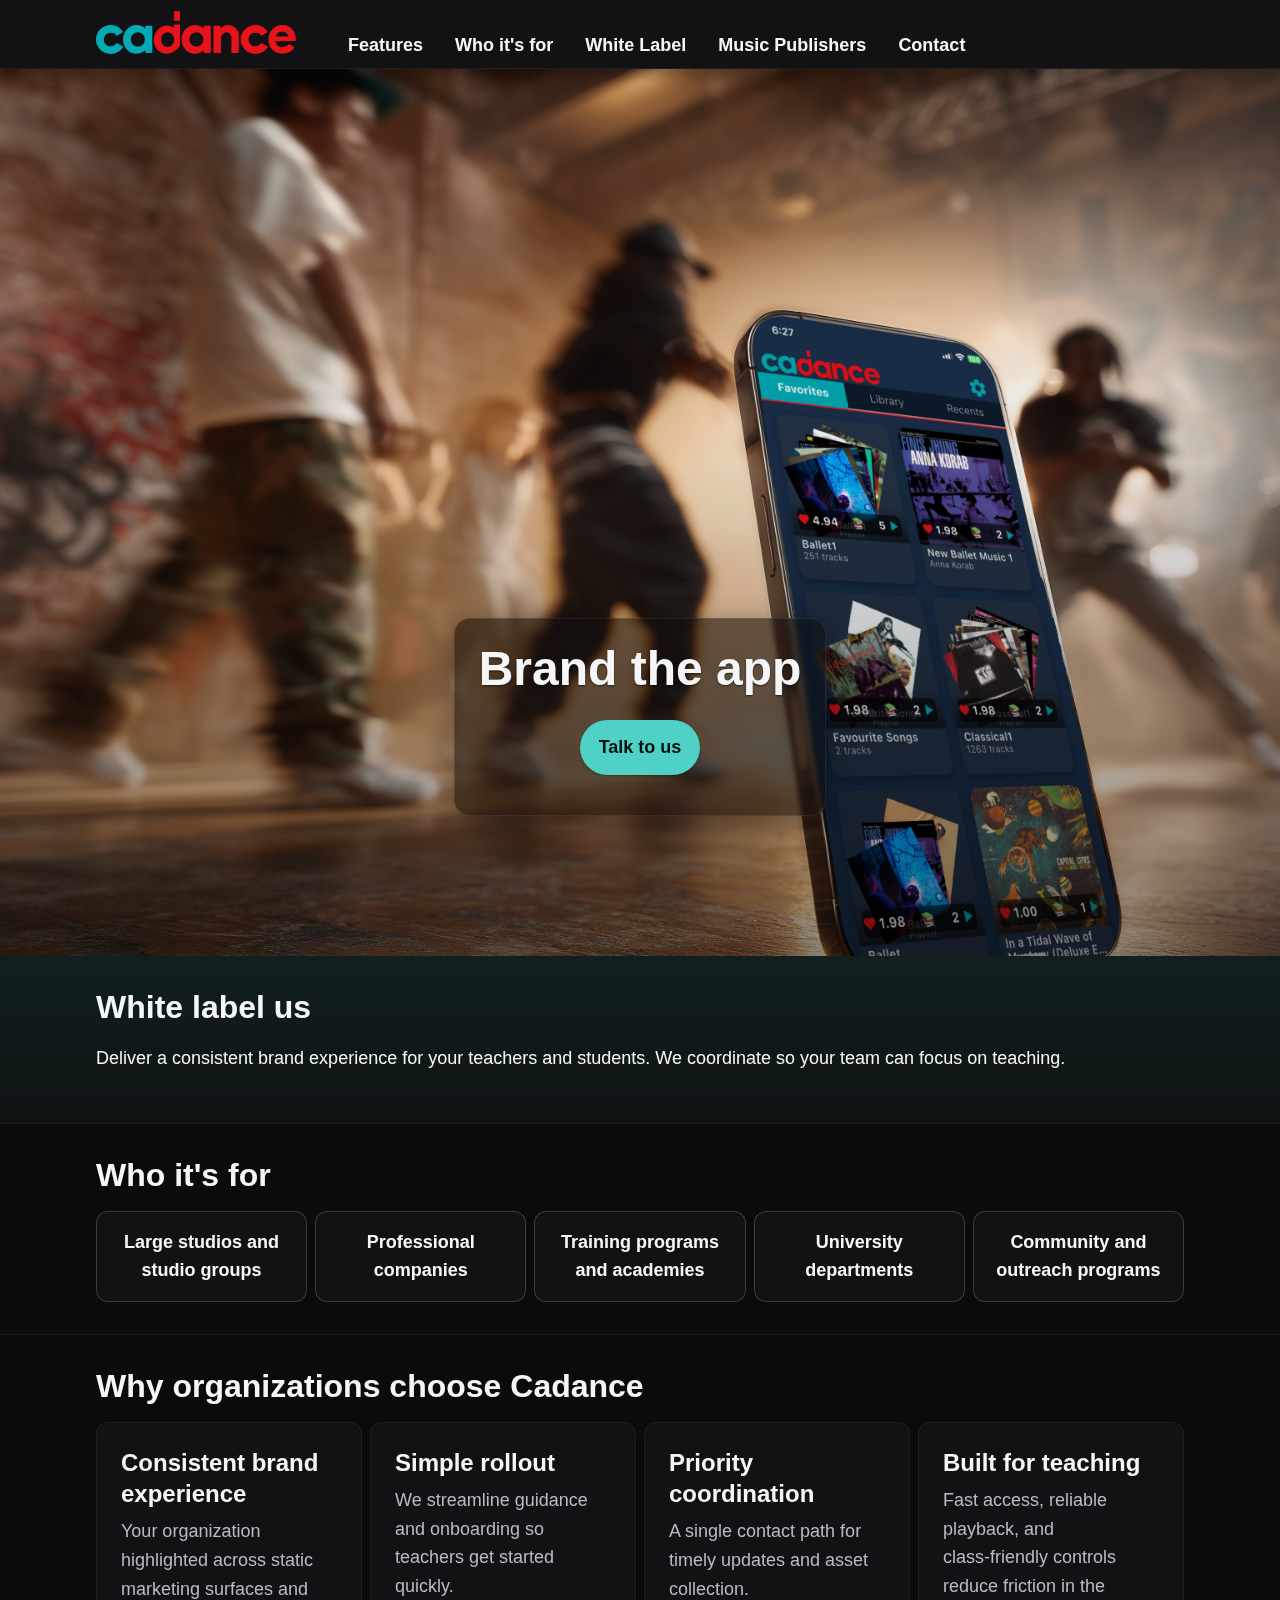
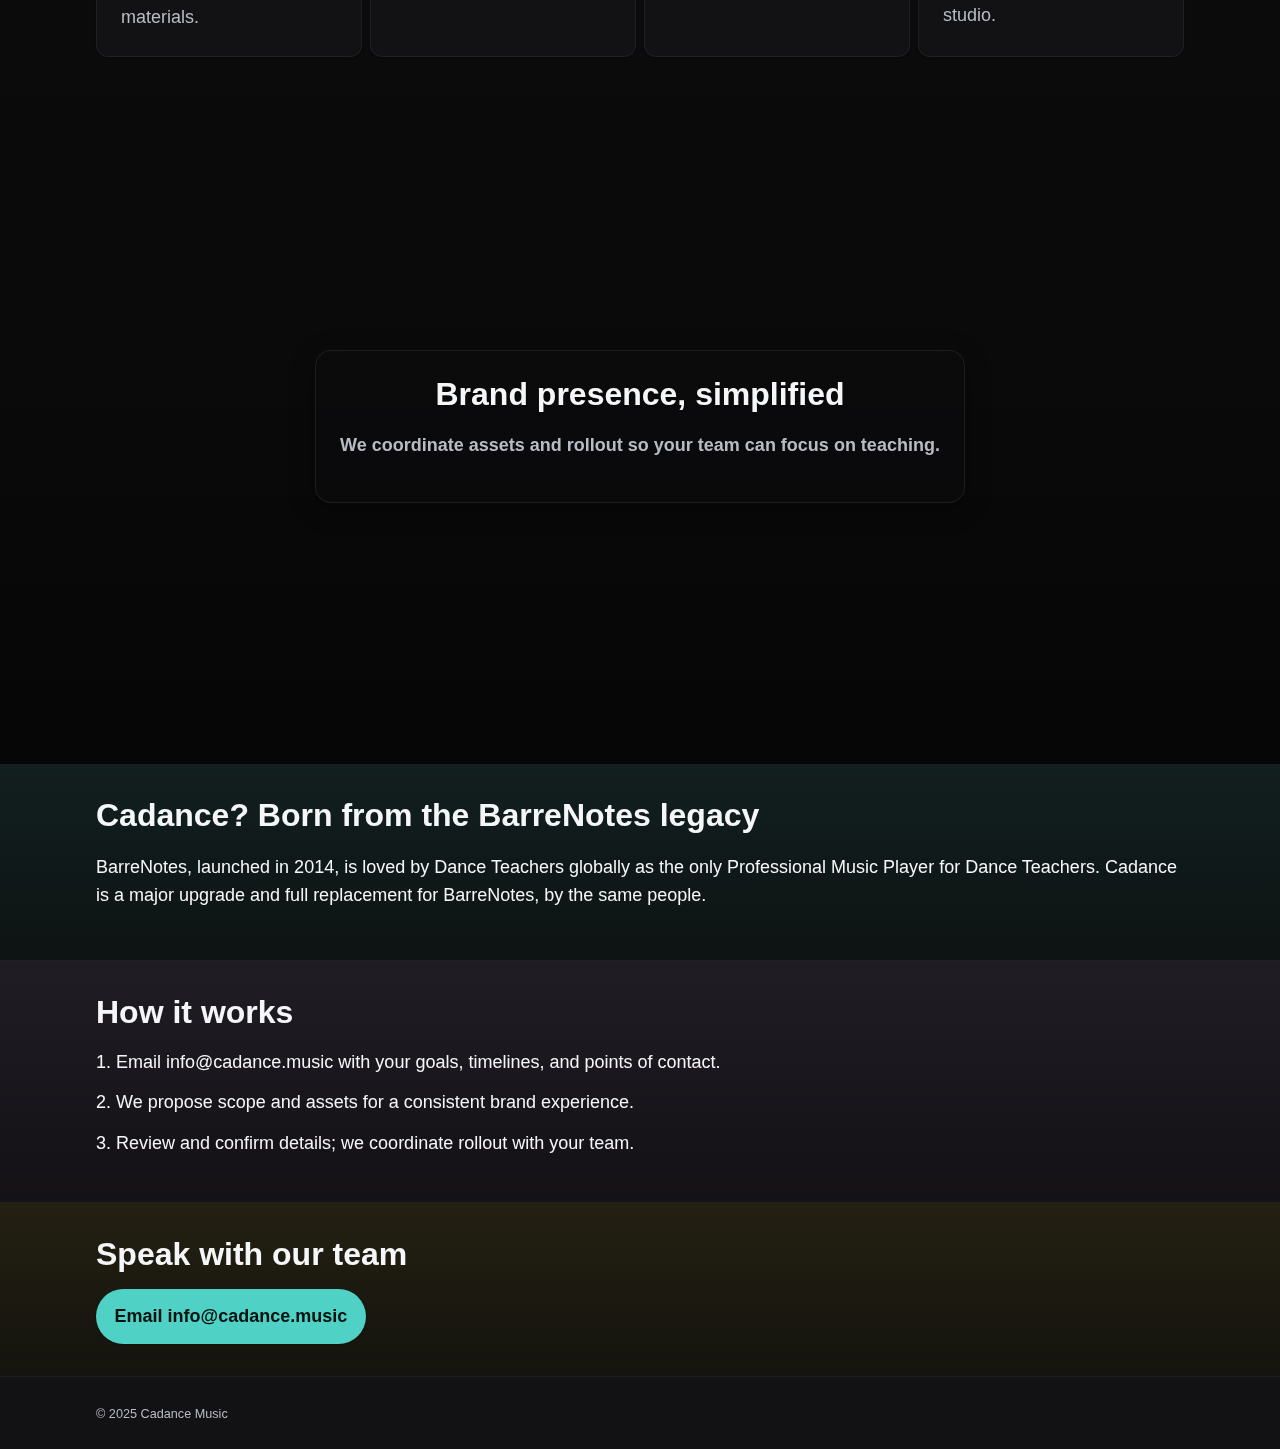
<file: white-label.html>
<!DOCTYPE html>
<html lang="en">
<head>
  <meta charset="utf-8">
  <meta name="viewport" content="width=device-width, initial-scale=1">
  <title>Cadance White Label — For studios and organizations</title>
  <meta name="description" content="Consistent brand experience, simple rollout, and priority coordination for institutions with large teaching staff.">
  <meta name="robots" content="index,follow">
  <meta name="color-scheme" content="dark light">
  <meta name="theme-color" content="#0B0B0C">

  <!-- Open Graph -->
  <meta property="og:title" content="Cadance White Label — For studios and organizations">
  <meta property="og:description" content="Consistent brand experience, simple rollout, and priority coordination for institutions with large teaching staff.">
  <meta property="og:type" content="website">
  <meta property="og:image" content="iPhoneDetails.png">

  <!-- Twitter -->
  <meta name="twitter:card" content="summary_large_image">
  <meta name="twitter:title" content="Cadance White Label — For studios and organizations">
  <meta name="twitter:description" content="Consistent brand experience, simple rollout, and priority coordination for institutions with large teaching staff.">
  <meta name="twitter:image" content="iPhoneDetails.png">

  <!-- Favicons -->
  <link rel="icon" href="cadance_Icon.png" sizes="32x32">
  
  <link rel="stylesheet" href="styles.css">
  <script type="module" src="script.js" defer></script>
</head>
<body>
  <a class="skip-link" href="#main">Skip to content</a>

  <header class="site-header">
    <div class="container">
      <div class="header-inner">
        <a class="brand" href="index.html#hero" aria-label="Cadance home">
          <img src="cadance_word_d.svg" alt="Cadance" class="brand-wordmark" width="180" height="32">
        </a>
        <nav class="primary-nav" aria-label="Primary">
          <ul>
            <li><a href="index.html#features">Features</a></li>
            <li><a href="index.html#personas">Who it's for</a></li>
            <li><a href="white-label.html" aria-current="page">White Label</a></li>
            <li><a href="publishers/">Music Publishers</a></li>
            <li><a href="mailto:info@cadance.music?subject=White%20Label%20with%20Cadance">Contact</a></li>
          </ul>
        </nav>
      </div>
    </div>
  </header>

  <main id="main">
    <section id="wl-hero" class="section-hero parallax-panel">
      <div class="parallax-bg" aria-hidden="true">
        <img src="cadance_hero_32_comp.webp" alt="" decoding="async" fetchpriority="high">
      </div>
      <div class="parallax-overlay" aria-hidden="true"></div>
      <div class="parallax-fg">
        <div class="container">
          <div class="hero-copy">
            <h1>Brand the app</h1>
             <div class="actions">
              <a class="btn btn-primary" href="mailto:info@cadance.music?subject=White%20Label%20with%20Cadance">Talk to us</a>
            </div>
          </div>
        </div>
      </div>
    </section>

    <section id="legacy" class="section">
      <div class="container">
        <h2>White label us</h2>
        <p>Deliver a consistent brand experience for your teachers and students. We coordinate so your team can focus on teaching.</p>
      </div>
    </section>

    <section id="who" class="section">
      <div class="container">
        <h2>Who it's for</h2>
        <ul class="personas-grid">
          <li>Large studios and studio groups</li>
          <li>Professional companies</li>
          <li>Training programs and academies</li>
          <li>University departments</li>
          <li>Community and outreach programs</li>
        </ul>
      </div>
    </section>

    <section id="value" class="section">
      <div class="container">
        <h2>Why organizations choose Cadance</h2>
        <div class="features-grid">
          <div class="feature-card">
            <h3>Consistent brand experience</h3>
            <p>Your organization highlighted across static marketing surfaces and materials.</p>
          </div>
          <div class="feature-card">
            <h3>Simple rollout</h3>
            <p>We streamline guidance and onboarding so teachers get started quickly.</p>
          </div>
          <div class="feature-card">
            <h3>Priority coordination</h3>
            <p>A single contact path for timely updates and asset collection.</p>
          </div>
          <div class="feature-card">
            <h3>Built for teaching</h3>
            <p>Fast access, reliable playback, and class‑friendly controls reduce friction in the studio.</p>
          </div>
        </div>
      </div>
    </section>

    <section class="parallax-panel parallax-panel--interlude parallax-panel--center" aria-labelledby="wl-interlude-1">
      <div class="parallax-bg" aria-hidden="true">
        <img src="cadance_hero_12_comp.webp" alt="" loading="lazy" decoding="async">
      </div>
      <div class="parallax-overlay" aria-hidden="true"></div>
      <div class="parallax-fg">
        <div class="container">
          <h2 id="wl-interlude-1">Brand presence, simplified</h2>
          <p class="subhead">We coordinate assets and rollout so your team can focus on teaching.</p>
        </div>
      </div>
    </section>

    <section id="legacy" class="section">
      <div class="container">
        <h2>Cadance? Born from the BarreNotes legacy</h2>
        <p>BarreNotes, launched in 2014, is loved by Dance Teachers globally as the only Professional Music Player for Dance Teachers. Cadance is a major upgrade and full replacement for BarreNotes, by the same people.</p>
      </div>
    </section>

    <section id="process" class="section">
      <div class="container">
        <h2>How it works</h2>
        <ol class="steps">
          <li>Email info@cadance.music with your goals, timelines, and points of contact.</li>
          <li>We propose scope and assets for a consistent brand experience.</li>
          <li>Review and confirm details; we coordinate rollout with your team.</li>
        </ol>
      </div>
    </section>

    <section id="contact" class="section">
      <div class="container">
        <h2>Speak with our team</h2>
        <div class="actions">
          <a class="btn btn-primary" href="mailto:info@cadance.music?subject=White%20Label%20with%20Cadance">Email info@cadance.music</a>
        </div>
        
      </div>
    </section>
  </main>

  <footer class="site-footer">
    <div class="container footer-inner">
      <div class="footer-left"><small>© 2025 Cadance Music</small></div>
    </div>
  </footer>
</body>
</html>
</file>
<file: styles.layout.css>
/* styles.layout.css — Layout: header, nav, sections, hero, footer, responsive */

/* Header */
.site-header {
  position: fixed;
  top: 0;
  left: 0;
  right: 0;
  z-index: 100;
  background: var(--surface);
  border-bottom: 1px solid rgba(255,255,255,0.06);
  box-shadow: 0 8px 12px rgba(0,0,0,0.25);
}
.header-inner {
  display: flex;
  align-items: baseline;
  justify-content: space-between;
  gap: var(--space-1);
  padding-block: var(--space-1);
}
.brand-wordmark { height: auto; width: clamp(120px, 36vw, 180px); }

/* Primary nav (small-screen horizontal scroll support) */
.primary-nav {
  flex: 1;
  overflow-x: auto;
  -webkit-overflow-scrolling: touch;
  scrollbar-width: none; /* Firefox: hide scrollbar */
}
.primary-nav::-webkit-scrollbar { display: none; } /* WebKit: hide scrollbar */

.primary-nav ul {
  list-style: none;
  display: flex;
  flex-wrap: nowrap;
  gap: var(--space-1);
  margin: 0;
  padding: 0;
  white-space: nowrap;
}
.primary-nav a {
  color: var(--text);
  text-decoration: none;
  font-size: var(--step-0);
  font-weight: 600;
  padding: 0.375rem 0.25rem;
  border-radius: 6px;
}
.primary-nav a:hover, .primary-nav a:focus-visible {
  text-decoration: underline;
  text-underline-offset: 2px;
}

/* Sections */
.section { padding-block: var(--space-2); }
.section + .section { border-top: 1px solid rgba(255,255,255,0.06); }

/* Hero section */
.section-hero {
  padding-block: var(--space-2);
  background:
    radial-gradient(1200px 400px at 20% -10%, rgba(79,209,197,0.18), transparent 60%),
    radial-gradient(800px 300px at 120% 10%, rgba(167,139,250,0.15), transparent 60%);
}

.hero-grid {
  display: grid;
  gap: var(--space-4);
}
.hero-copy .subhead { margin-bottom: var(--space-3); }
.hero-copy .actions { margin-top: var(--space-2); margin-bottom: var(--space-2); align-items: center; }
.trust-note { color: var(--muted); font-size: var(--step--1); }

.hero-media { display: flex; justify-content: center; }
.hero-media img {
  border-radius: 16px;
  box-shadow: var(--shadow-2);
  /* 20% larger across breakpoints */
  max-height: clamp(240px, 38.4vh, 456px);
  max-width: 100%;
  height: auto;
  width: auto;
}

/* Footer */
.site-footer {
  border-top: 1px solid rgba(255,255,255,0.06);
  background: var(--surface);
  padding-block: var(--space-3);
}
.footer-inner {
  display: flex;
  align-items: center;
  justify-content: space-between;
  gap: var(--space-2);
  flex-wrap: wrap;
}
.footer-left { font-size: var(--step--1); color: var(--muted); }
.footer-right { display: flex; align-items: center; gap: var(--space-2); flex-wrap: wrap; }
.footer-right small { color: var(--muted); }
.footer-right nav { display: inline-flex; gap: var(--space-2); }
.footer-right a { color: var(--muted); text-decoration: underline; text-underline-offset: 2px; }
.footer-right a:hover, .footer-right a:focus-visible { color: var(--text); }

/* Mobile footer layout to keep bottom-right corner free */
@media (max-width: 599px) {
  .footer-inner {
    flex-direction: column;
    align-items: flex-start;
    justify-content: flex-start;
  }
  .footer-right {
    align-self: flex-start;
  }
}

/* Breakpoints */
@media (min-width: 600px) {
  .hero-grid { grid-template-columns: 1fr; }
  .section { padding-block: var(--space-4); }
  .primary-nav ul { gap: var(--space-3); }
  .brand-wordmark { width: 200px; }
}

@media (min-width: 1024px) {
  .hero-grid { grid-template-columns: 1.1fr 1fr; align-items: center; }
}
/* Themed section backgrounds */
#legacy { background: linear-gradient(180deg, rgba(79,209,197,0.10), rgba(79,209,197,0.04)); }
#benefits { background: linear-gradient(180deg, rgba(167,139,250,0.10), rgba(167,139,250,0.04)); }
#styles { background: linear-gradient(180deg, rgba(99,102,241,0.10), rgba(99,102,241,0.04)); }
#transparency { background: linear-gradient(180deg, rgba(56,189,248,0.10), rgba(56,189,248,0.04)); }
#process { background: linear-gradient(180deg, rgba(216,180,254,0.10), rgba(216,180,254,0.04)); }
#showcase { background: linear-gradient(180deg, rgba(34,197,94,0.10), rgba(34,197,94,0.04)); }
#contact { background: linear-gradient(180deg, rgba(253,224,71,0.10), rgba(253,224,71,0.04)); }

/* Header spacing + logo baseline tweaks (override/additive) */
.header-inner { column-gap: var(--space-3); } /* more space between logo and nav */
.primary-nav { margin-left: var(--space-3); }  /* additional separation from logo */
.brand-wordmark { position: relative; top: 3px; } /* drop Cadance logo slightly */
</file>
<file: styles.components.css>
/* styles.components.css — Buttons, grids, cards, personas, folds, testimonials, modals */

/* Buttons */
.btn {
  display: inline-block;
  font-size: var(--step-0);
  font-weight: 600;
  padding: 0.75rem 1.1rem;
  border-radius: 999px;
  border: 1px solid transparent;
  color: var(--bg);
  background: var(--brand);
  text-decoration: none;
  transition: background-color .2s ease, color .2s ease, transform .2s ease, box-shadow .2s ease;
  box-shadow: var(--shadow-1);
}
.btn:hover, .btn:focus-visible { transform: translateY(-1px); box-shadow: var(--shadow-2); }
.btn-primary { background: var(--brand); color: #00110f; }
.btn-primary:hover { background: #49c4b9; }

/* Features grid and cards */
.features-grid {
  display: grid;
  grid-template-columns: repeat(auto-fit, minmax(16rem, 1fr));
  gap: var(--space-1);
}
.feature-card {
  background: var(--surface);
  border: 1px solid rgba(255,255,255,0.06);
  border-radius: var(--radius);
  padding: var(--space-3);
  color: var(--text);
  box-shadow: var(--shadow-1);
}
.feature-card h3 { margin: 0 0 var(--space-1); }
.feature-card p { margin: 0; color: var(--muted); }

/* Benefits list */
.benefits-list {
  list-style: none;
  display: grid;
  grid-template-columns: repeat(auto-fit, minmax(16rem, 1fr));
  gap: var(--space-1);
  margin: 0;
  padding: 0;
}
.benefits-list li {
  background: var(--surface);
  border: 1px solid rgba(255,255,255,0.06);
  border-radius: var(--radius);
  padding: var(--space-3);
  color: var(--text);
  box-shadow: var(--shadow-1);
}

/* Ordered steps */
.steps { margin: 0; padding-left: 1.25rem; }
.steps li { margin-bottom: 0.75rem; }

/* Showcase */
.showcase-grid {
  display: grid;
  grid-template-columns: 1fr;
  gap: var(--space-2);
}
.shot img {
  width: 100%;
  height: auto;
  border-radius: var(--radius);
  box-shadow: var(--shadow-2);
}

/* Contact notes */
#contact .note { color: var(--muted); margin-top: var(--space-2); }
#contact .caveat { color: yellow; font-weight: bold; margin-top: var(--space-2); }
#contact .actions { margin-top: var(--space-2); }

/* Personas grid */
.personas-grid {
  list-style: none;
  display: grid;
  grid-template-columns: repeat(auto-fit, minmax(10rem, 1fr));
  gap: var(--space-1);
  margin: 0;
  padding: 0;
}
.personas-grid li {
  background: var(--surface); /* tinted default */
  border: 1px solid rgba(255,255,255,0.18); /* solid border */
  border-radius: var(--radius);
  padding: var(--space-2);
  text-align: center;
  color: var(--text);           /* near white text */
  font-weight: 700;             /* heavier than default */
  display: grid;                /* center label in control */
  place-items: center;

  cursor: pointer;
  position: relative;
  user-select: none;
  transition: color .15s ease, font-weight .15s ease, background-color .15s ease, border-color .15s ease, transform .15s ease;
}
.personas-grid li[aria-checked="true"] {
  background: var(--text);                /* near white bg when selected */
  color: var(--bg);                       /* dark text to match page background */
  border: 2px solid var(--brand-red);     /* brand red border */
  font-weight: 800;                       /* selected is heaviest */
}
/* Right-side colorful checkmark overlay when selected */
.personas-grid li::after {
  content: '✓';
  position: absolute;
  right: -0.35rem;               /* overlap the control */
  top: -0.6rem;                  /* stylish, corner overlap */
  transform: rotate(-8deg);
  font-size: 2.6rem;             /* much larger check */
  font-weight: 900;
  line-height: 1;
  color: var(--brand-red);       /* brand red glyph */
  text-shadow: 0 2px 6px rgba(0,0,0,0.4);
  display: none;
  pointer-events: none;
  z-index: 1;
}
.personas-grid li[aria-checked="true"]::after { display: block; }

/* (legacy) Score badge — kept for compatibility, hidden by default */
.score-badge {
  display: none;
  margin-left: 0.5rem;
  font-size: var(--step--1);
  color: var(--muted);
  vertical-align: middle;
}
.score-badge .score-value { color: var(--brand); font-weight: 800; }
.score-badge.is-visible { display: inline; }

/* Teaser card */
.teaser-card {
  background: linear-gradient(180deg, rgba(79,209,197,0.12), rgba(79,209,197,0.04));
  border: 1px solid rgba(255,255,255,0.08);
  border-radius: 16px;
  padding: var(--space-3);
  box-shadow: var(--shadow-2);
}
.teaser-card .actions { margin-top: var(--space-2); }

/* Testimonials */
.section-testimonials h2 { margin-bottom: var(--space-2); }

.testimonials-grid {
  display: grid;
  grid-template-columns: 1fr;
  gap: var(--space-1);
}
@media (min-width: 600px) {
  .testimonials-grid { grid-template-columns: repeat(2, 1fr); }
}
@media (min-width: 1024px) {
  .testimonials-grid { grid-template-columns: repeat(3, 1fr); }
}

.testimonial-card {
  position: relative;
  background: linear-gradient(180deg, rgba(167,139,250,0.12), rgba(79,209,197,0.06));
  border: 1px solid rgba(255,255,255,0.08);
  border-radius: 16px;
  padding: var(--space-3);
  box-shadow: var(--shadow-2);
}
.testimonial-card::before {
  content: "“";
  position: absolute;
  top: 0.35rem;
  left: 0.65rem;
  font-size: 4rem;
  line-height: 1;
  color: rgba(255,255,255,0.08);
  pointer-events: none;
}
.testimonial-card blockquote { margin: 0; }
.testimonial-card blockquote p { margin: 0 0 var(--space-2); }
.testimonial-card figcaption { margin: 0; }
.testimonial-card cite {
  display: block;
  color: var(--muted);
  font-style: normal;
  font-size: var(--step--1);
}

/* Testimonial star ratings */
.testimonial-card .rating {
  display: inline-flex;
  gap: 4px;
  margin-bottom: var(--space-2);
}
.testimonial-card .rating .star {
  font-size: 1.1rem;
  line-height: 1;
  color: #FBBF24; /* accessible amber on dark */
  filter: drop-shadow(0 1px 1px rgba(0,0,0,0.35));
}

/* Testimonial link styles */
.section-testimonials .more-link {
  display: inline-block;
  font-weight: 700;
  color: var(--brand);
  text-decoration: underline;
  text-underline-offset: 2px;
}
.section-testimonials .more-link:hover,
.section-testimonials .more-link:focus-visible {
  text-decoration-thickness: 2px;
}

/* Clamp testimonial previews to a few lines in cards */
.testimonial-card blockquote {
  margin: 0; /* keep prior rule while extending */
  display: -webkit-box;
  -webkit-line-clamp: 4;        /* show first ~4 lines */
  -webkit-box-orient: vertical;
  overflow: hidden;
}

/* CSS-only modal for full testimonial via :target */
.modal {
  position: fixed;
  inset: 0;
  display: none;
  z-index: 1000;
}
.modal:target {
  display: grid;
  align-items: center;
  justify-items: center;
}
.modal-backdrop {
  position: absolute;
  inset: 0;
  background: rgba(0,0,0,0.6);
  display: block;
}
.modal-dialog {
  position: relative;
  z-index: 1;
  width: min(48rem, 92vw);
  max-height: 85vh;
  overflow: auto;
  background: var(--surface);
  color: var(--text);
  border: 1px solid rgba(255,255,255,0.12);
  border-radius: 16px;
  padding: var(--space-3);
  box-shadow: var(--shadow-2);
}
.modal-dialog h3 { margin-top: 0; margin-bottom: var(--space-2); }
.modal-dialog blockquote { margin: 0 0 var(--space-2); }
.modal .rating { margin-bottom: var(--space-2); }
.modal-actions { margin-top: var(--space-2); text-align: right; }
.modal-actions .btn { text-decoration: none; }

/* Override: apply line clamp to paragraph inside blockquote for better support */
.section-testimonials .testimonial-card blockquote { display: block; overflow: visible; }
.section-testimonials .testimonial-card blockquote p {
  display: -webkit-box;
  -webkit-line-clamp: 4;
  -webkit-box-orient: vertical;
  overflow: hidden;
}

/* Foldable lists (details/summary) */
.folds details {
  background: var(--surface);
  border: 1px solid rgba(255,255,255,0.08);
  border-radius: var(--radius);
  padding: var(--space-2);
}
.folds details + details { margin-top: var(--space-1); }
.folds summary {
  cursor: pointer;
  font-weight: 600;
  list-style: none;
}
.folds summary::-webkit-details-marker { display: none; }
.folds details[open] { box-shadow: var(--shadow-1); }

/* Top-level collapsible wrappers */
.folds-top {
  background: var(--surface);
  border: 1px solid rgba(255,255,255,0.10);
  border-radius: 16px;
  padding: var(--space-3);
  box-shadow: var(--shadow-1);
}
.folds-top[open] { box-shadow: var(--shadow-2); }

/* Make summary look/act like an H2 while remaining collapsible */
.folds-top > .h2-like {
  font-size: var(--step-2);
  line-height: 1.2;
  margin: 0;
  list-style: none;
  cursor: pointer;
  color: var(--text);
  font-weight: 700;
  display: inline-block;
  position: relative;
  padding-right: 2rem; /* space for plus/X glyph */
}
.folds-top > .h2-like::-webkit-details-marker { display: none; }
.folds-top .folds { margin-top: var(--space-2); }

/* Collapsible indicator: brand plus → rotate to X; center pivot, no circle */
.folds-top > .h2-like::after {
  content: '+';
  position: absolute;
  right: 0;
  top: 50%;
  transform: translateY(-50%);
  transform-origin: 50% 50%;
  font-size: 2.2rem;
  font-weight: 900;
  line-height: 1;
  color: var(--brand);
  background: none;
  border: 0;
  border-radius: 0;
  box-shadow: none;
  width: auto;
  height: auto;
  display: inline-block;
}
.folds-top[open] > .h2-like::after {
  content: '+';
  transform: translateY(-50%) rotate(45deg);
}
/* Personas section CTA row (spacing and horizontal layout) */
#personas .actions {
  margin-top: var(--space-4);
  display: flex;
  gap: var(--space-2);
  flex-wrap: wrap;
}

/* Tighten spacing for "Dance styles we support" expanded items */
#dance-styles .folds details { padding-bottom: 0; }
#dance-styles .folds details > p { margin: 0.25rem 0 0; }
#dance-styles .folds details > *:last-child { margin-bottom: 0; }

/* Inset details text for Home and Publishers category lists; align spacing */
#dance-styles .folds details > p,
#styles .folds details > p {
  padding-left: var(--space-2);
  margin-top: 0.25rem;
}

/* Ensure no extra bottom gap after expanded items in both sections */
#dance-styles .folds details,
#styles .folds details {
  padding-bottom: 0;
}
#dance-styles .folds details > *:last-child,
#styles .folds details > *:last-child {
  margin-bottom: 0;
}

/* Tempo Notes: slightly smaller titles on resource cards */
.resource-card .resource-title {
  font-size: var(--step-0);
  line-height: 1.25;
  margin-top: 0.5em; /* add half a line space above title */
}

/* Tempo Notes: improve resource card visuals and crop letterboxing */
.resource-card {
  background: linear-gradient(180deg, rgba(255,255,255,0.03), rgba(255,255,255,0.06));
  border: 1px solid rgba(255,255,255,0.12);
}

/* Thumbnail wrapper: rounded and clipped */
.resource-card .thumb-link {
  display: block;
  border-radius: var(--radius);
  overflow: hidden;
  background: #000; /* fallback dark bg behind thumbnails */
  aspect-ratio: 16 / 9;  /* consistent media area without cropping */
}

/* Thumbnails: preserve full frame; no edge cropping */
.resource-card .thumb {
  width: 100%;
  height: 100%;
  object-fit: contain;    /* keep YouTube-published aspect ratio */
  display: block;
}

/* Special handling for Complete Rhythm Trainer (transparent logo on dark bg) */
.resource-card--crt .thumb-link {
  display: grid;
  place-items: center;
  background: transparent;
  width: 100%;
  height: auto;           /* allow full logo to fit; card grows as needed */
  border-radius: var(--radius);
  overflow: visible;      /* do not clip the logo */
}

.resource-card--crt .thumb {
  width: 100%;
  height: auto;          /* preserve natural aspect; no cropping */
  max-width: 100%;
  object-fit: contain;
  display: block;
}

/* Tempo Notes: CTR card should let artwork fill entire card area */
.resource-card--crt.feature-card {
  padding: 0; /* remove inner padding so artwork can occupy full card */
}

/* Ensure wrapper inherits rounding and fills width; keep perfect centering */
.resource-card--crt .thumb-link {
  width: 100%;
  border-radius: inherit;
  display: grid;
  place-items: center;
}
</file>
<file: styles.parallax.css>
/* styles.parallax.css — Parallax panels and interludes (progressive enhancement) */

/* Panels */
.parallax-panel {
  --amp: 12px; /* mobile amplitude ±12px */
  position: relative;
  min-height: 100svh;
  display: grid;
  grid-template-rows: 1fr;
  isolation: isolate; /* ensure overlay stacks correctly */
  overflow: clip;
  overflow: hidden;
}

.parallax-panel--interlude {
  min-height: 70svh;
}

.parallax-bg,
.parallax-overlay {
  position: absolute;
  inset: 0;
  height: 100%;
}

.parallax-bg {
  z-index: 0;
  transform: translateY(calc(var(--parallax, 0) * var(--amp)));
  will-change: transform;
}

.parallax-bg > img {
  width: 100%;
  height: 100%;
  object-fit: cover;
  display: block;
}

.parallax-overlay {
  z-index: 1;
  pointer-events: none;
  /* Stronger bottom scrim for legibility */
  background: linear-gradient(
    to top,
    rgba(0,0,0,0.45) 0%,
    rgba(0,0,0,0.08) 55%,
    rgba(0,0,0,0) 100%
  );
}

.parallax-fg {
  position: relative;
  z-index: 2;
  display: grid;
  align-items: end;
  padding-block: var(--space-2);
}

/* Give foreground content breathing room from bottom edge */
.parallax-fg .container {
  padding-bottom: max(var(--space-6), 12vh);
}

/* Tablet amplitude */
@media (min-width: 600px) {
  .parallax-panel { --amp: 30px; } /* tablet amplitude ±30px */
}

/* Desktop amplitude and interlude height tweak */
@media (min-width: 1024px) {
  .parallax-panel { --amp: 60px; } /* desktop amplitude ±60px */
  .parallax-panel--interlude { min-height: 75svh; }
}

/* Respect reduced motion: no parallax movement */
@media (prefers-reduced-motion: reduce) {
  .parallax-panel { --amp: 0px; }
}

/* Tinted readability cards for hero and interludes */
.section-hero.parallax-panel .hero-copy,
.parallax-panel--interlude .parallax-fg .container {
  background: rgba(12, 12, 14, 0.56);
  -webkit-backdrop-filter: saturate(140%) blur(2px);
  backdrop-filter: saturate(140%) blur(2px);
  border: 1px solid rgba(255,255,255,0.08);
  border-radius: 16px;
  padding: var(--space-3);
  box-shadow: var(--shadow-2);
  max-width: min(var(--maxw), 48rem);
}

/* Keep interlude card compact and centered */
.parallax-panel--interlude .parallax-fg {
  display: grid;
  align-items: end;
}
.parallax-panel--interlude .parallax-fg .container {
  margin-left: auto;
  margin-right: auto;
}

/* Subtle heading shadow on imagery */
.section-hero.parallax-panel h1,
.parallax-panel--interlude h2 {
  text-shadow: 0 1px 2px rgba(0,0,0,0.6);
}

/* Interlude placement modifiers */
.parallax-panel--center .parallax-fg {
  align-items: center;
}
.parallax-panel--center .parallax-fg .container {
  margin-left: auto;
  margin-right: auto;
  padding-top: var(--space-3);
  padding-bottom: var(--space-3);
}

/* CTA centering: hero and bottom interlude */
.section-hero .hero-copy {
  text-align: center;
}
.section-hero .hero-copy .actions {
  display: flex;
  justify-content: center;
}

.parallax-panel--interlude .parallax-fg .container {
  text-align: center;
}
.parallax-panel--interlude .parallax-fg .container .actions {
  display: flex;
  justify-content: center;
}
</file>
<file: styles.css>
/* Design tokens */
:root {
  --bg: #0B0B0C;
  --surface: #121214;
  --text: #F5F6F7;
  --muted: #B8BBC2;
  --brand: #4FD1C5;
  --accent: #A78BFA;
  --brand-red: #E8131A;
  color-scheme: light dark;
  --header-h: 56px;
  /* Type scale */
  --step--1: clamp(0.85rem, 0.8rem + 0.2vw, 0.95rem);
  --step-0: clamp(1rem, 0.95rem + 0.4vw, 1.125rem);
  --step-1: clamp(1.25rem, 1.1rem + 1vw, 1.5rem);
  --step-2: clamp(1.5rem, 1.2rem + 1.6vw, 2rem);
  --step-3: clamp(2rem, 1.6rem + 3vw, 3rem);
  /* Spacing */
  --space-1: 0.5rem;
  --space-2: 1rem;
  --space-3: 1.5rem;
  --space-4: 2rem;
  --space-6: 3rem;
  --space-8: 4rem;
  /* Layout */
  --maxw: 72rem;
  --gutter: clamp(1rem, 3vw, 2rem);
  --radius: 12px;
  --shadow-1: 0 1px 2px rgba(0,0,0,0.3);
  --shadow-2: 0 6px 24px rgba(0,0,0,0.35);
}

/* Base reset */
*, *::before, *::after { box-sizing: border-box; }
html, body { height: 100%; }
html { scroll-behavior: smooth; }
body {
  margin: 0;
  font-family: -apple-system, BlinkMacSystemFont, "Segoe UI", Roboto, "Helvetica Neue", Arial, "Noto Sans", "Apple Color Emoji", "Segoe UI Emoji", sans-serif;
  background: var(--bg);
  color: var(--text);
  line-height: 1.6;
  text-rendering: optimizeLegibility;
  padding-top: calc(var(--header-h) + env(safe-area-inset-top));
  /* Reserve space so the scroll-to-top button never masks content */
  padding-bottom: calc(96px + env(safe-area-inset-bottom));
}

img { max-width: 100%; height: auto; display: block; }
svg { display: block; }

.container {
  max-width: var(--maxw);
  margin-inline: auto;
  padding-left: calc(var(--gutter) + env(safe-area-inset-left));
  padding-right: calc(var(--gutter) + env(safe-area-inset-right));
}

/* Typography */
h1 { font-size: var(--step-3); line-height: 1.1; margin: 0 0 var(--space-3); }
h2 { font-size: var(--step-2); line-height: 1.2; margin: 0 0 var(--space-2); }
h3 { font-size: var(--step-1); line-height: 1.3; margin: 0 0 var(--space-2); }
p, li { font-size: var(--step-0); color: var(--text); }
.subhead { color: var(--muted); font-weight: 600; }

/* Links */
a { color: var(--brand); text-decoration: underline; text-underline-offset: 2px; }
a:hover, a:focus-visible { text-decoration-thickness: 2px; }

/* Focus styles */
:focus-visible {
  outline: 2px solid var(--accent);
  outline-offset: 3px;
  border-radius: 4px;
}

/* Skip link */
.skip-link {
  position: absolute;
  top: -1000px;
  left: 0;
  background: var(--accent);
  color: #000;
  padding: var(--space-1) var(--space-2);
  border-radius: 6px;
  z-index: 1000;
}
.skip-link:focus { top: 0.5rem; left: 0.5rem; }

/* Buttons */
.btn {
  display: inline-block;
  font-size: var(--step-0);
  font-weight: 600;
  padding: 0.75rem 1.1rem;
  border-radius: 999px;
  border: 1px solid transparent;
  color: var(--bg);
  background: var(--brand);
  text-decoration: none;
  transition: background-color .2s ease, color .2s ease, transform .2s ease, box-shadow .2s ease;
  box-shadow: var(--shadow-1);
}
.btn:hover, .btn:focus-visible { transform: translateY(-1px); box-shadow: var(--shadow-2); }
.btn-primary { background: var(--brand); color: #00110f; }
.btn-primary:hover { background: #49c4b9; }

/* Header */
.site-header {
  position: fixed;
  top: 0;
  left: 0;
  right: 0;
  z-index: 100;
  background: var(--surface);
  border-bottom: 1px solid rgba(255,255,255,0.06);
  box-shadow: 0 8px 12px rgba(0,0,0,0.25);
}
.header-inner {
  display: flex;
  align-items: baseline;
  justify-content: space-between;
  gap: var(--space-1);
  padding-block: var(--space-1);
}
.brand-wordmark { height: auto; width: clamp(120px, 36vw, 180px); }

/* Make primary nav fit on small screens with horizontal scroll */
.primary-nav {
  flex: 1;
  overflow-x: auto;
  -webkit-overflow-scrolling: touch;
  scrollbar-width: none; /* Firefox hide scrollbar */
}
.primary-nav::-webkit-scrollbar { display: none; } /* WebKit hide scrollbar */

.primary-nav ul {
  list-style: none;
  display: flex;
  flex-wrap: nowrap;
  gap: var(--space-1);
  margin: 0;
  padding: 0;
  white-space: nowrap;
}
.primary-nav a {
  color: var(--text);
  text-decoration: none;
  font-size: var(--step-0);
  font-weight: 600;
  padding: 0.375rem 0.25rem;
  border-radius: 6px;
}
.primary-nav a:hover, .primary-nav a:focus-visible {
  text-decoration: underline;
  text-underline-offset: 2px;
}

/* Sections */
.section { padding-block: var(--space-2); }
.section-hero { padding-block: var(--space-2); background: radial-gradient(1200px 400px at 20% -10%, rgba(79,209,197,0.18), transparent 60%), radial-gradient(800px 300px at 120% 10%, rgba(167,139,250,0.15), transparent 60%); }
.section + .section { border-top: 1px solid rgba(255,255,255,0.06); }
section[id] { scroll-margin-top: calc(var(--header-h) + 8px); }

/* Themed section backgrounds */
#legacy { background: linear-gradient(180deg, rgba(79,209,197,0.10), rgba(79,209,197,0.04)); }
#benefits { background: linear-gradient(180deg, rgba(167,139,250,0.10), rgba(167,139,250,0.04)); }
#styles { background: linear-gradient(180deg, rgba(99,102,241,0.10), rgba(99,102,241,0.04)); }
#transparency { background: linear-gradient(180deg, rgba(56,189,248,0.10), rgba(56,189,248,0.04)); }
#process { background: linear-gradient(180deg, rgba(216,180,254,0.10), rgba(216,180,254,0.04)); }
#showcase { background: linear-gradient(180deg, rgba(34,197,94,0.10), rgba(34,197,94,0.04)); }
#contact { background: linear-gradient(180deg, rgba(253,224,71,0.10), rgba(253,224,71,0.04)); }

/* Hero */
.hero-grid {
  display: grid;
  gap: var(--space-4);
}
.hero-copy .subhead { margin-bottom: var(--space-3); }
.hero-copy .actions { margin-top: var(--space-2); margin-bottom: var(--space-2); align-items: center; }
.trust-note { color: var(--muted); font-size: var(--step--1); }
.hero-media { display: flex; justify-content: center; }
.hero-media img {
  border-radius: 16px;
  box-shadow: var(--shadow-2);
  /* 20% larger across breakpoints */
  max-height: clamp(240px, 38.4vh, 456px);
  max-width: 100%;
  height: auto;
  width: auto;
}

/* Benefits */
.benefits-list {
  list-style: none;
  display: grid;
  grid-template-columns: repeat(auto-fit, minmax(16rem, 1fr));
  gap: var(--space-1);
  margin: 0;
  padding: 0;
}
.benefits-list li {
  background: var(--surface);
  border: 1px solid rgba(255,255,255,0.06);
  border-radius: var(--radius);
  padding: var(--space-3);
  color: var(--text);
  box-shadow: var(--shadow-1);
}

/* Transparency and Process */
#transparency p + p { margin-top: var(--space-2); }
.steps {
  margin: 0;
  padding-left: 1.25rem;
}
.steps li { margin-bottom: 0.75rem; }

/* Showcase */
.showcase-grid {
  display: grid;
  grid-template-columns: 1fr;
  gap: var(--space-2);
}
.shot img {
  width: 100%;
  height: auto;
  border-radius: var(--radius);
  box-shadow: var(--shadow-2);
}

.shot img {
  width: 100%;
  height: auto;
  border-radius: var(--radius);
  box-shadow: var(--shadow-2);
}

/* Contact */
#contact .note { color: var(--muted); margin-top: var(--space-2); }
#contact .caveat { color: yellow; font-weight: bold; margin-top: var(--space-2); }
#contact .actions { margin-top: var(--space-2); }

/* Footer */
.site-footer {
  border-top: 1px solid rgba(255,255,255,0.06);
  background: var(--surface);
  padding-block: var(--space-3);
}
.footer-inner {
  display: flex;
  align-items: center;
  justify-content: space-between;
  gap: var(--space-2);
  flex-wrap: wrap;
}
.footer-left { font-size: var(--step--1); color: var(--muted); }
.footer-right { display: flex; align-items: center; gap: var(--space-2); flex-wrap: wrap; }
.footer-right small { color: var(--muted); }
.footer-right nav { display: inline-flex; gap: var(--space-2); }
.footer-right a { color: var(--muted); text-decoration: underline; text-underline-offset: 2px; }
.footer-right a:hover, .footer-right a:focus-visible { color: var(--text); }

/* Mobile footer layout to keep bottom-right corner free */
@media (max-width: 599px) {
  .footer-inner {
    flex-direction: column;
    align-items: flex-start;
    justify-content: flex-start;
  }
  .footer-right {
    align-self: flex-start;
  }
}

/* Media queries */
@media (min-width: 600px) {
  .hero-grid { grid-template-columns: 1fr; }
  .section { padding-block: var(--space-4); }
  .primary-nav ul { gap: var(--space-3); }
  .brand-wordmark { width: 200px; }
  .showcase-grid { grid-template-columns: repeat(2, 1fr); }
}

@media (min-width: 1024px) {
  .hero-grid { grid-template-columns: 1.1fr 1fr; align-items: center; }
  .showcase-grid { grid-template-columns: repeat(3, 1fr); }
}

/* Reduced motion */
@media (prefers-reduced-motion: reduce) {
  * { animation: none !important; transition: none !important; scroll-behavior: auto !important; }
}

/* Feature grid and cards */
.features-grid {
  display: grid;
  grid-template-columns: repeat(auto-fit, minmax(16rem, 1fr));
  gap: var(--space-1);
}
.feature-card {
  background: var(--surface);
  border: 1px solid rgba(255,255,255,0.06);
  border-radius: var(--radius);
  padding: var(--space-3);
  color: var(--text);
  box-shadow: var(--shadow-1);
}
.feature-card h3 { margin: 0 0 var(--space-1); }
.feature-card p { margin: 0; color: var(--muted); }

/* Personas grid */
.personas-grid {
  list-style: none;
  display: grid;
  grid-template-columns: repeat(auto-fit, minmax(10rem, 1fr));
  gap: var(--space-1);
  margin: 0;
  padding: 0;
}
.personas-grid li {
  background: var(--surface); /* tinted default */
  border: 1px solid rgba(255,255,255,0.18); /* solid border */
  border-radius: var(--radius);
  padding: var(--space-2);
  text-align: center;
  color: var(--text);           /* near white text */
  font-weight: 700;             /* heavier than default */
  display: grid;                /* center label in control */
  place-items: center;
}

/* Selectable personas: interactive toggle styles */
.personas-grid li {
  cursor: pointer;
  position: relative;
  user-select: none;
  transition: color .15s ease, font-weight .15s ease, background-color .15s ease, border-color .15s ease, transform .15s ease;
}

.personas-grid li[aria-checked="true"] {
  background: var(--text);                /* near white bg when selected */
  color: var(--bg);                       /* dark text to match page background */
  border: 2px solid var(--brand-red);     /* brand red border */
  font-weight: 800;                       /* selected is heaviest */
}

/* Right-side colorful checkmark overlay when selected */
.personas-grid li::after {
  content: '✓';
  position: absolute;
  right: -0.35rem;               /* overlap the control */
  top: -0.6rem;                  /* stylish, corner overlap */
  transform: rotate(-8deg);
  font-size: 2.6rem;             /* much larger check */
  font-weight: 900;
  line-height: 1;
  color: var(--brand-red);       /* brand red glyph */
  text-shadow: 0 2px 6px rgba(0,0,0,0.4);
  display: none;
  pointer-events: none;
  z-index: 1;
}

.personas-grid li[aria-checked="true"]::after {
  display: block;
}

/* Score badge next to section headings (hidden until score > 0) */
.score-badge {
  display: none;
  margin-left: 0.5rem;
  font-size: var(--step--1);
  color: var(--muted);
  vertical-align: middle;
}

.score-badge .score-value {
  color: var(--brand);
  font-weight: 800;
}

.score-badge.is-visible {
  display: inline;
}
/* Teaser card */
.teaser-card {
  background: linear-gradient(180deg, rgba(79,209,197,0.12), rgba(79,209,197,0.04));
  border: 1px solid rgba(255,255,255,0.08);
  border-radius: 16px;
  padding: var(--space-3);
  box-shadow: var(--shadow-2);
}
.teaser-card .actions { margin-top: var(--space-2); }

/* Parallax panels (progressive enhancement friendly) */
.parallax-panel {
  --amp: 12px; /* mobile amplitude ±12px */
  position: relative;
  min-height: 100svh;
  display: grid;
  grid-template-rows: 1fr;
  isolation: isolate; /* ensure overlay stacks correctly */
}

.parallax-panel--interlude {
  min-height: 80svh;
}

.parallax-bg,
.parallax-overlay {
  position: sticky;
  top: 0;
  height: 100svh;
}

.parallax-bg {
  z-index: 0;
  transform: translateY(calc(var(--parallax, 0) * var(--amp)));
  will-change: transform;
}

.parallax-bg > img {
  width: 100%;
  height: 100%;
  object-fit: cover;
  display: block;
}

.parallax-overlay {
  z-index: 1;
  pointer-events: none;
  /* bottom-to-top gradient: 0.35 at bottom to 0.05 by mid for legibility */
  background: linear-gradient(
    to top,
    rgba(0,0,0,0.35) 0%,
    rgba(0,0,0,0.05) 55%,
    rgba(0,0,0,0) 100%
  );
}

.parallax-fg {
  position: relative;
  z-index: 2;
  display: grid;
  align-items: end;
  padding-block: var(--space-2);
}

/* Give foreground content breathing room from bottom edge */
.parallax-fg .container {
  padding-bottom: max(var(--space-6), 12vh);
}

/* Tablet amplitude */
@media (min-width: 600px) {
  .parallax-panel { --amp: 30px; } /* tablet amplitude ±30px */
}

/* Desktop amplitude and interlude height tweak */
@media (min-width: 1024px) {
  .parallax-panel { --amp: 60px; } /* desktop amplitude ±60px */
  .parallax-panel--interlude { min-height: 85svh; }
}

/* Respect reduced motion: no parallax movement */
@media (prefers-reduced-motion: reduce) {
  .parallax-panel { --amp: 0px; }
}

/* Parallax tuning v2: smoother scroll and better text readability (overrides) */

/* Make panels scroll naturally (no sticky pinning); clip overflow of moving bg */
.parallax-panel { overflow: clip; overflow: hidden; }

/* Background and overlay now follow section height instead of pinning to viewport */
.parallax-bg,
.parallax-overlay {
  position: absolute;
  inset: 0;
  height: 100%;
}

/* Stronger bottom scrim for legibility */
.parallax-overlay {
  background: linear-gradient(
    to top,
    rgba(0,0,0,0.45) 0%,
    rgba(0,0,0,0.08) 55%,
    rgba(0,0,0,0) 100%
  );
}

/* Reduce interlude panel height so scroll feels less "sticky" */
.parallax-panel--interlude { min-height: 70svh; }
@media (min-width: 1024px) {
  .parallax-panel--interlude { min-height: 75svh; }
}

/* Tinted readability cards for hero and interludes */
.section-hero.parallax-panel .hero-copy,
.parallax-panel--interlude .parallax-fg .container {
  background: rgba(12, 12, 14, 0.56);
  -webkit-backdrop-filter: saturate(140%) blur(2px);
  backdrop-filter: saturate(140%) blur(2px);
  border: 1px solid rgba(255,255,255,0.08);
  border-radius: 16px;
  padding: var(--space-3);
  box-shadow: var(--shadow-2);
  max-width: min(var(--maxw), 48rem);
}

/* Keep interlude card compact and centered */
.parallax-panel--interlude .parallax-fg {
  display: grid;
  align-items: end;
}
.parallax-panel--interlude .parallax-fg .container {
  margin-left: auto;
  margin-right: auto;
}

/* Subtle heading shadow on imagery */
.section-hero.parallax-panel h1,
.parallax-panel--interlude h2 {
  text-shadow: 0 1px 2px rgba(0,0,0,0.6);
}

/* Interlude placement modifiers */
/* Center the foreground content vertically within the panel */
.parallax-panel--center .parallax-fg {
  align-items: center;
}

/* Center the card horizontally and remove large bottom padding used for bottom-aligned layout */
.parallax-panel--center .parallax-fg .container {
  margin-left: auto;
  margin-right: auto;
  padding-top: var(--space-3);
  padding-bottom: var(--space-3);
}

/* Testimonials (accessible, no‑JS) */
.section-testimonials h2 { margin-bottom: var(--space-2); }

.testimonials-grid {
  display: grid;
  grid-template-columns: 1fr;
  gap: var(--space-1);
}

@media (min-width: 600px) {
  .testimonials-grid { grid-template-columns: repeat(2, 1fr); }
}
@media (min-width: 1024px) {
  .testimonials-grid { grid-template-columns: repeat(3, 1fr); }
}

.testimonial-card {
  position: relative;
  background: linear-gradient(180deg, rgba(167,139,250,0.12), rgba(79,209,197,0.06));
  border: 1px solid rgba(255,255,255,0.08);
  border-radius: 16px;
  padding: var(--space-3);
  box-shadow: var(--shadow-2);
}

.testimonial-card::before {
  content: "“";
  position: absolute;
  top: 0.35rem;
  left: 0.65rem;
  font-size: 4rem;
  line-height: 1;
  color: rgba(255,255,255,0.08);
  pointer-events: none;
}

.testimonial-card blockquote { margin: 0; }
.testimonial-card blockquote p { margin: 0 0 var(--space-2); }
.testimonial-card figcaption { margin: 0; }
.testimonial-card cite {
  display: block;
  color: var(--muted);
  font-style: normal;
  font-size: var(--step--1);
}

/* Testimonial star ratings */
.testimonial-card .rating {
  display: inline-flex;
  gap: 4px;
  margin-bottom: var(--space-2);
}
.testimonial-card .rating .star {
  font-size: 1.1rem;
  line-height: 1;
  color: #FBBF24; /* accessible amber on dark */
  filter: drop-shadow(0 1px 1px rgba(0,0,0,0.35));
}

/* Visually hidden utility for accessible text (SR-only) */
.visually-hidden {
  position: absolute !important;
  width: 1px; height: 1px;
  padding: 0; margin: -1px;
  overflow: hidden;
  clip: rect(0 0 0 0);
  white-space: nowrap;
  border: 0;
}

/* Foldable lists (details/summary) */
.folds details {
  background: var(--surface);
  border: 1px solid rgba(255,255,255,0.08);
  border-radius: var(--radius);
  padding: var(--space-2);
}
.folds details + details { margin-top: var(--space-1); }
.folds summary {
  cursor: pointer;
  font-weight: 600;
  list-style: none;
}
.folds summary::-webkit-details-marker { display: none; }
.folds details[open] { box-shadow: var(--shadow-1); }

/* Top-level collapsible wrappers */
.folds-top {
  background: var(--surface);
  border: 1px solid rgba(255,255,255,0.10);
  border-radius: 16px;
  padding: var(--space-3);
  box-shadow: var(--shadow-1);
}
.folds-top[open] { box-shadow: var(--shadow-2); }

/* Make summary look/act like an H2 while remaining collapsible */
.folds-top > .h2-like {
  font-size: var(--step-2);
  line-height: 1.2;
  margin: 0;
  list-style: none;
  cursor: pointer;
}
.folds-top > .h2-like::-webkit-details-marker { display: none; }

/* Spacing for nested fold groups inside the top fold */
.folds-top .folds { margin-top: var(--space-2); }

/* Match collapsible headers to section H2 styling (like "What teachers say") */
.folds-top > .h2-like {
  font-size: var(--step-2);
  line-height: 1.2;
  margin: 0 0 var(--space-2);
  color: var(--text);
  cursor: pointer;
  display: inline-block;
  position: relative;
  padding-right: 1.25rem; /* space for chevron */
}
.folds-top > .h2-like::-webkit-details-marker { display: none; }

/* Collapsible indicator: high-contrast pill chevron */
.folds-top > .h2-like::after {
  content: '+';
  position: absolute;
  right: 0;
  top: 0.05rem;
  width: 1.6rem;
  height: 1.6rem;
  display: inline-flex;
  align-items: center;
  justify-content: center;
  font-size: 1.1rem;
  color: #00110f;                /* dark text on brand background for contrast */
  background: var(--brand);      /* bright brand pill for visibility */
  border: 1px solid rgba(255,255,255,0.18);
  border-radius: 999px;
  box-shadow: 0 1px 2px rgba(0,0,0,0.35);
  transition: transform .2s ease, background-color .2s ease, color .2s ease;
}
.folds-top[open] > .h2-like::after {
  content: '+';
  transform: rotate(180deg);
}

/* Collapsible headers: align to standard H2 (match "What teachers say") */
.folds-top {
  background: transparent !important;
  border: 0 !important;
  padding: 0 !important;
  border-radius: 0 !important;
  box-shadow: none !important;
}
.folds-top[open] { box-shadow: none !important; }

.folds-top > .h2-like {
  font-size: var(--step-2);
  line-height: 1.2;
  margin: 0 0 var(--space-2);
  color: var(--text);
  font-weight: 700; /* match visual weight of H2 */
  display: inline-block;
  padding-right: 1.25rem; /* space for chevron */
}
.folds-top > .h2-like:focus-visible {
  outline: 2px solid var(--accent);
  outline-offset: 2px;
  border-radius: 6px;
}

/* Override: plus/minus circle for collapsibles (stronger, appended last) */
.folds-top > .h2-like { padding-right: 2.5rem; position: relative; }

.folds-top > .h2-like::after {
  content: '+';
  position: absolute;
  right: 0;
  top: 50%;
  transform: translateY(-50%);
  width: 1.8em;
  height: 1.8em;
  display: grid;
  place-items: center;
  font-size: 1.1rem;
  font-weight: 900;
  line-height: 1;
  color: #00110f;           /* dark glyph for contrast */
  background: var(--brand); /* brand color pill */
  border: 1px solid rgba(255,255,255,0.18);
  border-radius: 50%;
  box-shadow: 0 1px 2px rgba(0,0,0,0.35);
  transition: background-color .2s ease, color .2s ease;
}

.folds-top[open] > .h2-like::after { transform: translateY(-50%) rotate(45deg); }

/* Final override: plus-to-X indicator (ensures no chevron/minus is used) */
.folds-top > .h2-like::after { content: '+'; }
.folds-top[open] > .h2-like::after { content: '+'; transform: translateY(-50%) rotate(45deg); }

/* Final override v2: brand plus → rotate to X; no circle; center pivot */
.folds-top > .h2-like { padding-right: 2rem; position: relative; }
.folds-top > .h2-like::after {
  content: '+';
  position: absolute;
  right: 0;
  top: 50%;
  transform: translateY(-50%);
  transform-origin: 50% 50%;
  font-size: 2.2rem;           /* ~200% larger than prior 1.1rem */
  font-weight: 900;
  line-height: 1;
  color: var(--brand);         /* brand-colored glyph */
  background: none !important; /* remove prior circle styles */
  border: 0 !important;
  border-radius: 0 !important;
  box-shadow: none !important;
  width: auto !important;
  height: auto !important;
  display: inline-block !important;
}
.folds-top[open] > .h2-like::after {
  content: '+';
  transform: translateY(-50%) rotate(45deg); /* plus pivots to X */
}

/* Header spacing + logo baseline tweak (override) */
.header-inner { column-gap: var(--space-3); } /* more space between logo and nav */
.primary-nav { margin-left: var(--space-3); }  /* additional separation from logo */
.brand-wordmark { position: relative; top: 3px; } /* drop Cadance logo slightly */

/* Testimonial enhancements: truncated preview + CSS-only modals */
.section-testimonials .more-link {
  display: inline-block;
  font-weight: 700;
  color: var(--brand);
  text-decoration: underline;
  text-underline-offset: 2px;
}
.section-testimonials .more-link:hover,
.section-testimonials .more-link:focus-visible {
  text-decoration-thickness: 2px;
}

/* Clamp testimonial previews to a few lines in cards */
.testimonial-card blockquote {
  margin: 0; /* keep prior rule while extending */
  display: -webkit-box;
  -webkit-line-clamp: 4;        /* show first ~4 lines */
  -webkit-box-orient: vertical;
  overflow: hidden;
}

/* CSS-only modal for full testimonial via :target */
.modal {
  position: fixed;
  inset: 0;
  display: none;
  z-index: 1000;
}
.modal:target {
  display: grid;
  align-items: center;
  justify-items: center;
}

.modal-backdrop {
  position: absolute;
  inset: 0;
  background: rgba(0,0,0,0.6);
  display: block;
}

/* Dialog */
.modal-dialog {
  position: relative;
  z-index: 1;
  width: min(48rem, 92vw);
  max-height: 85vh;
  overflow: auto;
  background: var(--surface);
  color: var(--text);
  border: 1px solid rgba(255,255,255,0.12);
  border-radius: 16px;
  padding: var(--space-3);
  box-shadow: var(--shadow-2);
}
.modal-dialog h3 { margin-top: 0; margin-bottom: var(--space-2); }
.modal-dialog blockquote { margin: 0 0 var(--space-2); }
.modal .rating { margin-bottom: var(--space-2); }

.modal-actions {
  margin-top: var(--space-2);
  text-align: right;
}
.modal-actions .btn { text-decoration: none; }

/* Override: apply line clamp to paragraph inside blockquote for better support */
.section-testimonials .testimonial-card blockquote { display: block; overflow: visible; }
.section-testimonials .testimonial-card blockquote p {
  display: -webkit-box;
  -webkit-line-clamp: 4;        /* show first ~4 lines */
  -webkit-box-orient: vertical;
  overflow: hidden;
}

/* CTA centering: hero and bottom interlude */
.section-hero .hero-copy {
  text-align: center;
}

.section-hero .hero-copy .actions {
  display: flex;
  justify-content: center;
}

.parallax-panel--interlude .parallax-fg .container {
  text-align: center;
}

.parallax-panel--interlude .parallax-fg .container .actions {
  display: flex;
  justify-content: center;
}

/* Tighten spacing for "Dance styles we support" expanded items */
#dance-styles .folds details {
  padding-bottom: 0; /* eliminate extra space below content */
}
#dance-styles .folds details > p {
  margin: 0.25rem 0 0; /* small space above description only */
}
#dance-styles .folds details > *:last-child {
  margin-bottom: 0; /* no extra space after the last element */
}

/* Inset details text for Home and Publishers category lists; align spacing */
#dance-styles .folds details > p,
#styles .folds details > p {
  padding-left: var(--space-2);
  margin-top: 0.25rem;
}

/* Ensure no extra bottom gap after expanded items in both sections */
#dance-styles .folds details,
#styles .folds details {
  padding-bottom: 0;
}
#dance-styles .folds details > *:last-child,
#styles .folds details > *:last-child {
  margin-bottom: 0;
}

/* Tempo Notes: slightly smaller titles on resource cards */
.resource-card .resource-title {
  font-size: var(--step-0);
  line-height: 1.25;
}

/* Tempo Notes: improve resource card visuals and crop letterboxing */
/* Stronger card background for visibility */
.resource-card {
  background: linear-gradient(180deg, rgba(255,255,255,0.03), rgba(255,255,255,0.06));
  border: 1px solid rgba(255,255,255,0.12);
}

/* Thumbnail wrapper: rounded and clipped */
.resource-card .thumb-link {
  display: block;
  border-radius: var(--radius);
  overflow: hidden;
  background: #000; /* fallback dark bg behind thumbnails */
}

/* Thumbnails: fixed height with cover to remove black bars/letterboxing */
.resource-card .thumb {
  width: 100%;
  height: 270px;         /* match card media height */
  object-fit: cover;     /* crop letterboxing */
  display: block;
}

/* Special handling for Complete Rhythm Trainer (transparent logo on dark bg) */
.resource-card--crt .thumb-link {
  display: grid;
  place-items: center;
  background: #0B0B0C;  /* ensure white logo text has contrast */
  height: 270px;        /* consistent media area */
}

.resource-card--crt .thumb {
  width: auto;
  height: auto;
  max-width: 80%;
  max-height: 70%;
  object-fit: contain;  /* fit logo without cropping */
}
</file>
<file: styles.base.css>
/* styles.base.css — Base tokens, reset, typography, utilities */
:root {
  --bg: #0B0B0C;
  --surface: #121214;
  --text: #F5F6F7;
  --muted: #B8BBC2;
  --brand: #4FD1C5;
  --accent: #A78BFA;
  --brand-red: #E8131A;
  color-scheme: light dark;
  --header-h: 56px;
  /* Type scale */
  --step--1: clamp(0.85rem, 0.8rem + 0.2vw, 0.95rem);
  --step-0: clamp(1rem, 0.95rem + 0.4vw, 1.125rem);
  --step-1: clamp(1.25rem, 1.1rem + 1vw, 1.5rem);
  --step-2: clamp(1.5rem, 1.2rem + 1.6vw, 2rem);
  --step-3: clamp(2rem, 1.6rem + 3vw, 3rem);
  /* Spacing */
  --space-1: 0.5rem;
  --space-2: 1rem;
  --space-3: 1.5rem;
  --space-4: 2rem;
  --space-6: 3rem;
  --space-8: 4rem;
  /* Layout */
  --maxw: 72rem;
  --gutter: clamp(1rem, 3vw, 2rem);
  --radius: 12px;
  --shadow-1: 0 1px 2px rgba(0,0,0,0.3);
  --shadow-2: 0 6px 24px rgba(0,0,0,0.35);
}

/* Base reset */
*, *::before, *::after { box-sizing: border-box; }
html, body { height: 100%; }
html {
  scroll-behavior: smooth;
  background: var(--bg);           /* match body to avoid white flash on overscroll */
  overflow-x: hidden;              /* prevent horizontal scrolling at root */
  overscroll-behavior-x: none;     /* disable horizontal overscroll/bounce */
}
body {
  margin: 0;
  font-family: -apple-system, BlinkMacSystemFont, "Segoe UI", Roboto, "Helvetica Neue", Arial, "Noto Sans", "Apple Color Emoji", "Segoe UI Emoji", sans-serif;
  background: var(--bg);
  color: var(--text);
  line-height: 1.6;
  text-rendering: optimizeLegibility;
  padding-top: calc(var(--header-h) + env(safe-area-inset-top));
  /* Reserve space so the scroll-to-top button never masks content */
  padding-bottom: calc(96px + env(safe-area-inset-bottom));
  overflow-x: hidden;              /* prevent page from panning horizontally */
  touch-action: pan-y;             /* restrict touch to vertical panning */
  overscroll-behavior-x: none;     /* no horizontal overscroll glow/bounce */
}

img { max-width: 100%; height: auto; display: block; }
svg { display: block; }

.container {
  max-width: var(--maxw);
  margin-inline: auto;
  padding-left: calc(var(--gutter) + env(safe-area-inset-left));
  padding-right: calc(var(--gutter) + env(safe-area-inset-right));
}

/* Typography */
h1 { font-size: var(--step-3); line-height: 1.1; margin: 0 0 var(--space-3); }
h2 { font-size: var(--step-2); line-height: 1.2; margin: 0 0 var(--space-2); }
h3 { font-size: var(--step-1); line-height: 1.3; margin: 0 0 var(--space-2); }
p, li { font-size: var(--step-0); color: var(--text); }
.subhead { color: var(--muted); font-weight: 600; }

/* Links */
a { color: var(--brand); text-decoration: underline; text-underline-offset: 2px; }
a:hover, a:focus-visible { text-decoration-thickness: 2px; }

/* Focus styles */
:focus-visible {
  outline: 2px solid var(--accent);
  outline-offset: 3px;
  border-radius: 4px;
}

/* Skip link */
.skip-link {
  position: absolute;
  top: -1000px;
  left: 0;
  background: var(--accent);
  color: #000;
  padding: var(--space-1) var(--space-2);
  border-radius: 6px;
  z-index: 1000;
}
.skip-link:focus { top: 0.5rem; left: 0.5rem; }

/* Sections base */
.section { padding-block: var(--space-2); }
section[id] { scroll-margin-top: calc(var(--header-h) + 8px); }

/* Utilities */
.visually-hidden {
  position: absolute !important;
  width: 1px; height: 1px;
  padding: 0; margin: -1px;
  overflow: hidden;
  clip: rect(0 0 0 0);
  white-space: nowrap;
  border: 0;
}

/* Reduced motion */
@media (prefers-reduced-motion: reduce) {
  * { animation: none !important; transition: none !important; scroll-behavior: auto !important; }
}
</file>
